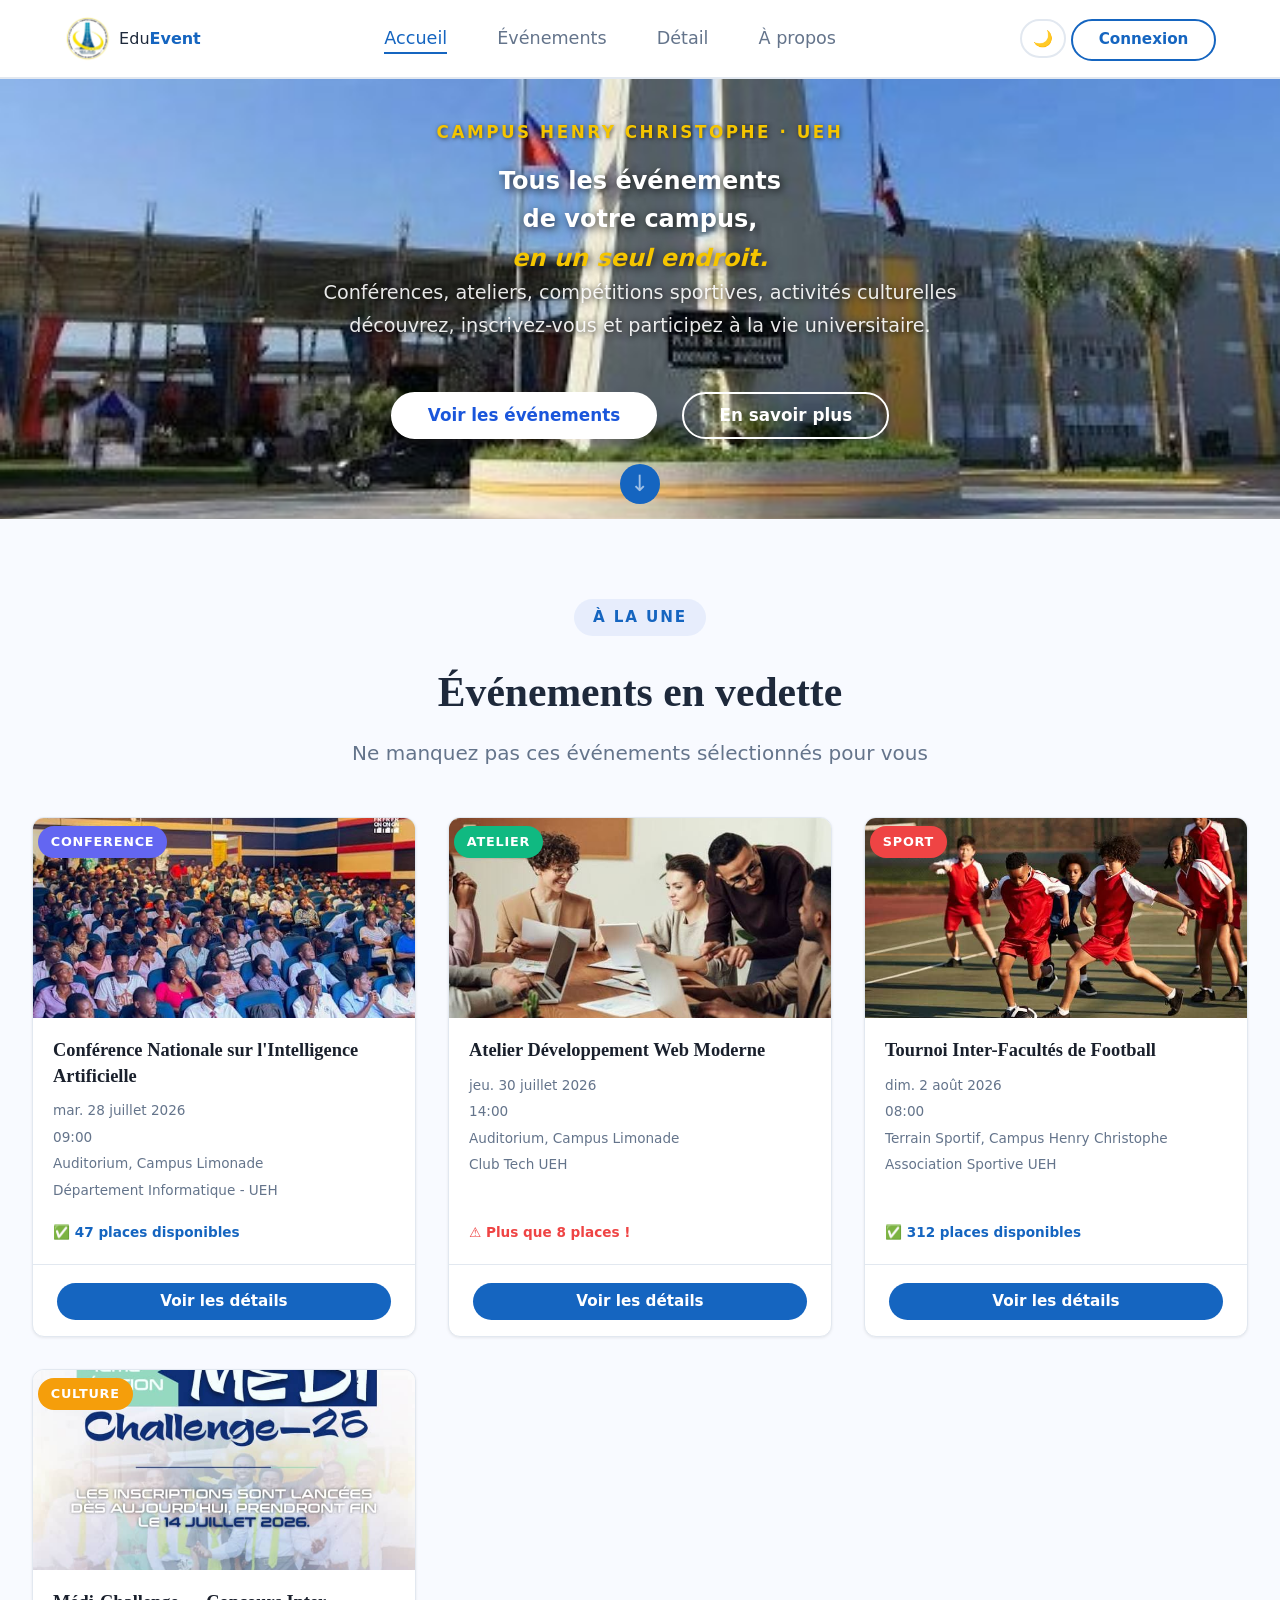
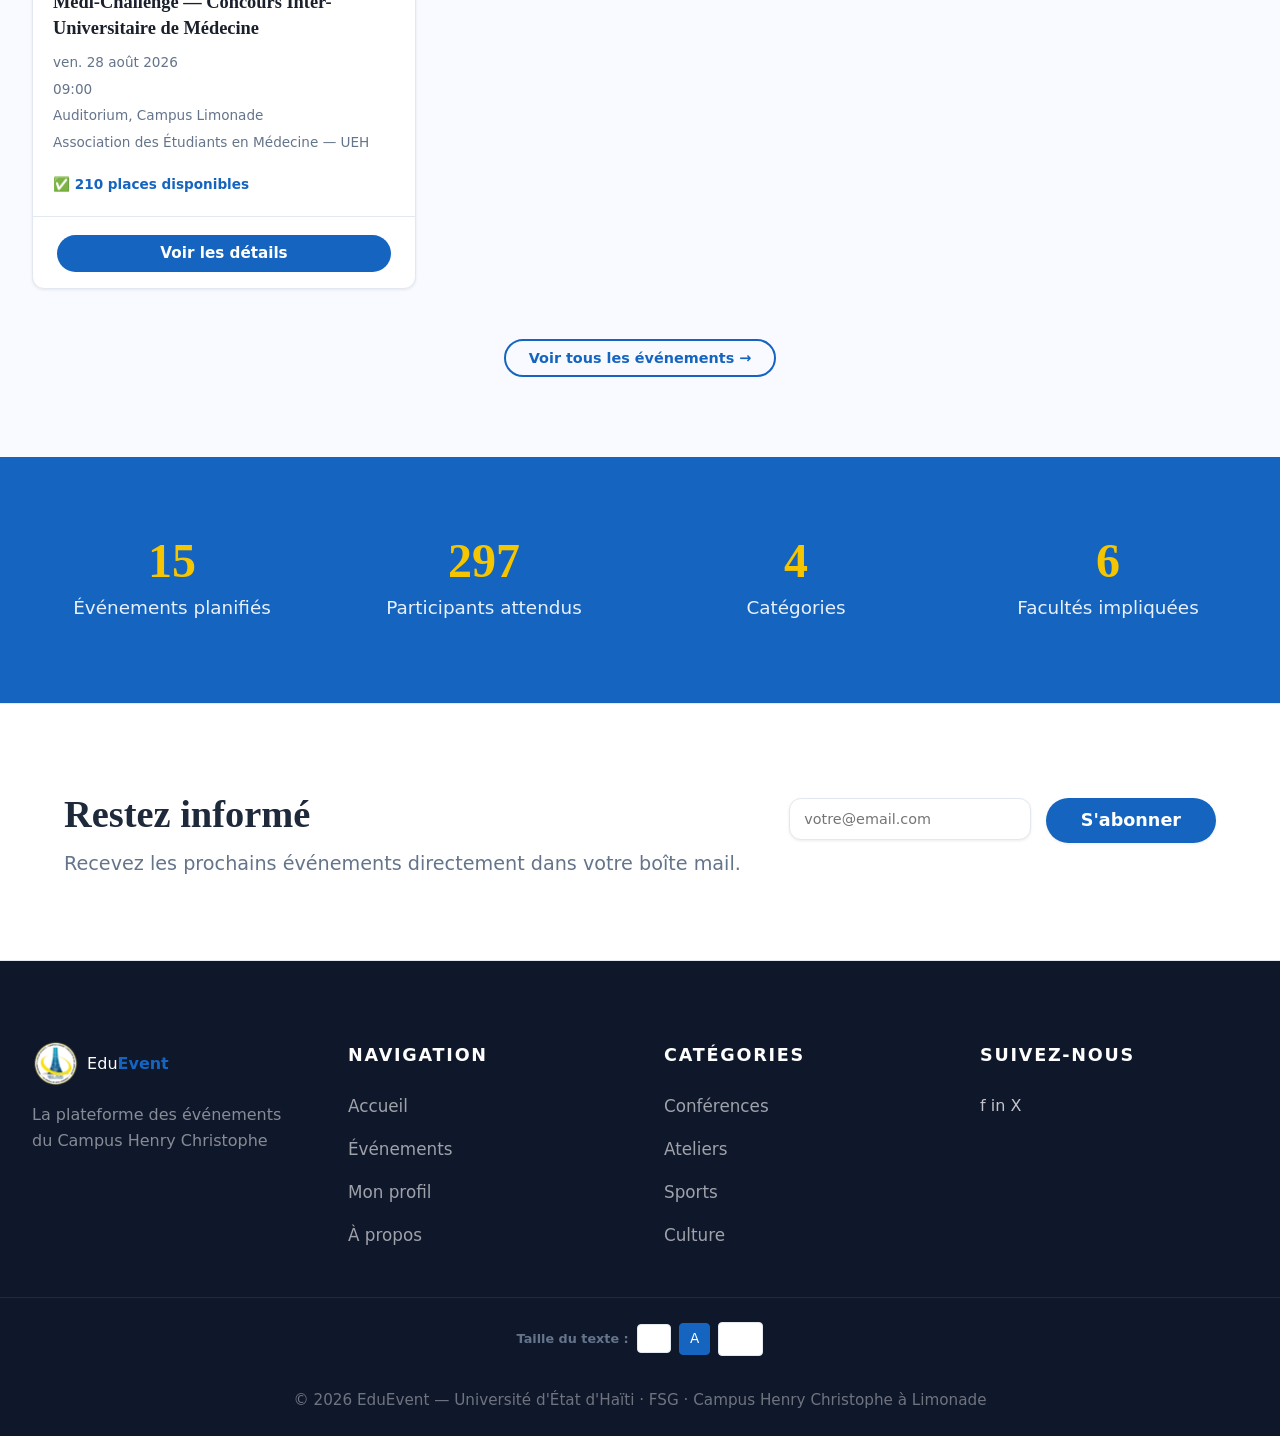
<file: index.html>
<!DOCTYPE html>
<html lang="fr">
<head>
  <meta charset="UTF-8" />
  <meta name="viewport" content="width=device-width, initial-scale=1.0" />
  <meta name="description" content="EduEvent — La plateforme des événements du Campus Henry Christophe, UEH" />
  <meta name="author" content="Équipe EduEvent" />
  <title>EduEvent — Événements du Campus</title>
  <link rel="stylesheet" href="css/style.css?v=landed" />
  <link rel="stylesheet" href="css/animations.css?v=landed" />
  <link rel="stylesheet" href="css/responsive.css?v=landed" /> 

  
</head>
<body>
 
    <!-- ===== HEADER ===== -->
  <header class="header" id="header">
    <div class="container header__inner">
      
      <!-- Logo -->
      <a href="index.html" class="header__logo">
        <img src="images/logo-chcl.png" alt="UEH-CHCL" class="logo__img">
        <span class="logo__text">Edu<strong>Event</strong></span>
      </a>

      <nav class="nav" id="nav">
        <ul class="nav__list">
          <li><a href="index.html" class="nav__link active">Accueil</a></li>
          <li><a href="evenements.html" class="nav__link">Événements</a></li>
          <li><a href="detail.html" class="nav__link">Détail</a></li>
          <li><a href="a-propos.html" class="nav__link">À propos</a></li>
        </ul>
      </nav>

      <!-- Connexion & Menu Burger -->
      <div class="header__actions">
        <button class="btn-darkmode" id="btn-darkmode" aria-label="Mode sombre" title="Mode sombre">🌙</button>
        <a href="profil.html" class="btn btn--outline">Connexion</a>
        
        <button class="hamburger" id="hamburger" aria-label="Menu">
          <span></span><span></span><span></span>
        </button>
      </div>

    </div>
  </header>
 
  <main>
 
   <!-- ===== HERO ===== -->
<section class="hero" id="accueil">
  <div class="hero__bg">
    <img src="images/hero-bg.jpg" class="hero-slide active" alt="Campus Event 1">
    <img src="images/foto3.png" class="hero-slide" alt="Campus Event 3">
    <img src="images/foto4.png" class="hero-slide" alt="Campus Event 4">
    <img src="images/foto5.png" class="hero-slide" alt="Campus Event 5">
  </div>
  
  <div class="container hero__content">
    <span class="hero__eyebrow animate-fadein">Campus Henry Christophe · UEH</span>
    <h1 class="hero__title animate-fadein delay-1">
      Tous les événements<br />de votre campus,<br />
      <span class="hero__accent">en un seul endroit.</span>
    </h1>
    <p class="hero__subtitle animate-fadein delay-2">
      Conférences, ateliers, compétitions sportives, activités culturelles <br />
      découvrez, inscrivez-vous et participez à la vie universitaire.
    </p>
    <div class="hero__cta animate-fadein delay-3">
      <a href="evenements.html" class="btn btn--primary btn--lg">Voir les événements</a>
      <a href="a-propos.html" class="btn btn--ghost btn--lg">En savoir plus</a>
    </div>
  </div>
  <div class="hero__scroll">
  <a href="#vedette" style="color:inherit;text-decoration:none;">↓</a>
</div>
</section>

 
    <!-- ===== ÉVÉNEMENTS EN VEDETTE ===== -->
    <section class="section vedette" id="vedette">
      <div class="container">
        <div class="section__header">
          <span class="section__eyebrow">À la une</span>
          <h2 class="section__title">Événements en vedette</h2>
          <p class="section__subtitle">Ne manquez pas ces événements sélectionnés pour vous</p>
        </div>
        <div class="cards-grid" id="vedette-grid">
          <!-- Cartes injectées par main.js -->
          <div class="card skeleton"></div>
          <div class="card skeleton"></div>
          <div class="card skeleton"></div>
          <div class="card skeleton"></div>
        </div>
        <div class="section__footer">
          <a href="evenements.html" class="btn btn--outline">Voir tous les événements →</a>
        </div>
      </div>
    </section>
 
    <!-- ===== STATISTIQUES ===== -->
    <section class="section stats" id="stats">
      <div class="container">
        <div class="stats__grid">
          <div class="stat-card animate-count">
            <span class="stat-card__number" data-target="15">0</span>
            <span class="stat-card__label">Événements planifiés</span>
          </div>
          <div class="stat-card animate-count">
            <span class="stat-card__number" data-target="1200">0</span>
            <span class="stat-card__label">Participants attendus</span>
          </div>
          <div class="stat-card animate-count">
            <span class="stat-card__number" data-target="4">0</span>
            <span class="stat-card__label">Catégories</span>
          </div>
          <div class="stat-card animate-count">
            <span class="stat-card__number" data-target="6">0</span>
            <span class="stat-card__label">Facultés impliquées</span>
          </div>
        </div>
      </div>
    </section>
 
    <!-- ===== NEWSLETTER ===== -->
    <section class="section newsletter" id="newsletter">
      <div class="container">
        <div class="newsletter__inner">
          <div class="newsletter__text">
            <h2 class="newsletter__title">Restez informé</h2>
            <p class="newsletter__subtitle">
              Recevez les prochains événements directement dans votre boîte mail.
            </p>
          </div>
          <form class="newsletter__form" id="newsletter-form" novalidate>
            <div class="form-group">
              <input
                type="email"
                id="newsletter-email"
                class="form-input"
                placeholder="votre@email.com"
                required
                aria-label="Adresse email"
              />
              <button type="submit" class="btn btn--primary">S'abonner</button>
            </div>
            <p class="form-message" id="newsletter-msg" aria-live="polite"></p>
          </form>
        </div>
      </div>
    </section>
 
  </main>
 
  <!-- ===== FOOTER ===== -->
  <footer class="footer">
    <div class="container footer__inner">
      <div class="footer__brand">
        <a href="index.html" class="header__logo">
        <img src="images/logo-chcl.png" alt="UEH-CHCL" class="logo__img">
        <span class="logo__text">Edu<strong>Event</strong></span>
      </a>
        <p class="footer__tagline">La plateforme des événements du Campus Henry Christophe</p>
      </div>
      <div class="footer__links">
        <h4 class="footer__heading">Navigation</h4>
        <ul>
          <li><a href="index.html">Accueil</a></li>
          <li><a href="evenements.html">Événements</a></li>
          <li><a href="profil.html">Mon profil</a></li>
          <li><a href="a-propos.html">À propos</a></li>
        </ul>
      </div>
      <div class="footer__links">
        <h4 class="footer__heading">Catégories</h4>
        <ul>
          <li><a href="evenements.html?cat=conference">Conférences</a></li>
          <li><a href="evenements.html?cat=atelier">Ateliers</a></li>
          <li><a href="evenements.html?cat=sport">Sports</a></li>
          <li><a href="evenements.html?cat=culture">Culture</a></li>
        </ul>
      </div>
      <div class="footer__social">
        <h4 class="footer__heading">Suivez-nous</h4>
        <div class="social__icons">
          <a href="#" class="social__link" aria-label="Facebook">f</a>
          <a href="#" class="social__link" aria-label="Instagram">in</a>
          <a href="#" class="social__link" aria-label="Twitter">X</a>
        </div>
      </div>
    </div>
    <!-- ===== SELEKTÈ GWOSÈ TÈKS (SIZE IN FOOTER) ===== -->
<div class="footer-accessibility" style="margin-top: 1rem; display: flex; gap: 8px; justify-content: center; align-items: center; padding: 0.5rem 0;">
  <span style="font-size: 0.8rem; font-weight: 600; color: var(--color-text-muted);">Taille du texte :</span>
  <button type="button" class="btn-size" data-size="small" style="padding: 4px 10px; border: 1px solid var(--color-border); border-radius: 4px; font-size: 0.75rem; cursor: pointer; background: #fff; transition: all var(--transition);">A-</button>
  <button type="button" class="btn-size active" data-size="medium" style="padding: 4px 10px; border: 1px solid var(--color-primary); border-radius: 4px; font-size: 0.85rem; cursor: pointer; background: var(--color-primary); color: #fff; transition: all var(--transition);">A</button>
  <button type="button" class="btn-size" data-size="large" style="padding: 4px 10px; border: 1px solid var(--color-border); border-radius: 4px; font-size: 0.95rem; cursor: pointer; background: #fff; transition: all var(--transition);">A+</button>
</div>

    <div class="footer__bottom">
      <div class="container">
        <p>© 2026 EduEvent — Université d'État d'Haïti · FSG · Campus Henry Christophe à Limonade</p>
      </div>
      <!-- ===== BOUTON RETOUR EN HAUT (SCROLL TO TOP) ===== -->
<button type="button" id="scroll-top-btn" class="btn-scroll-top" title="Retour en haut">
  ↑
</button>

    </div>
  </footer>


 
  <script src="js/main.js"></script>
</body>
</html>
</file>
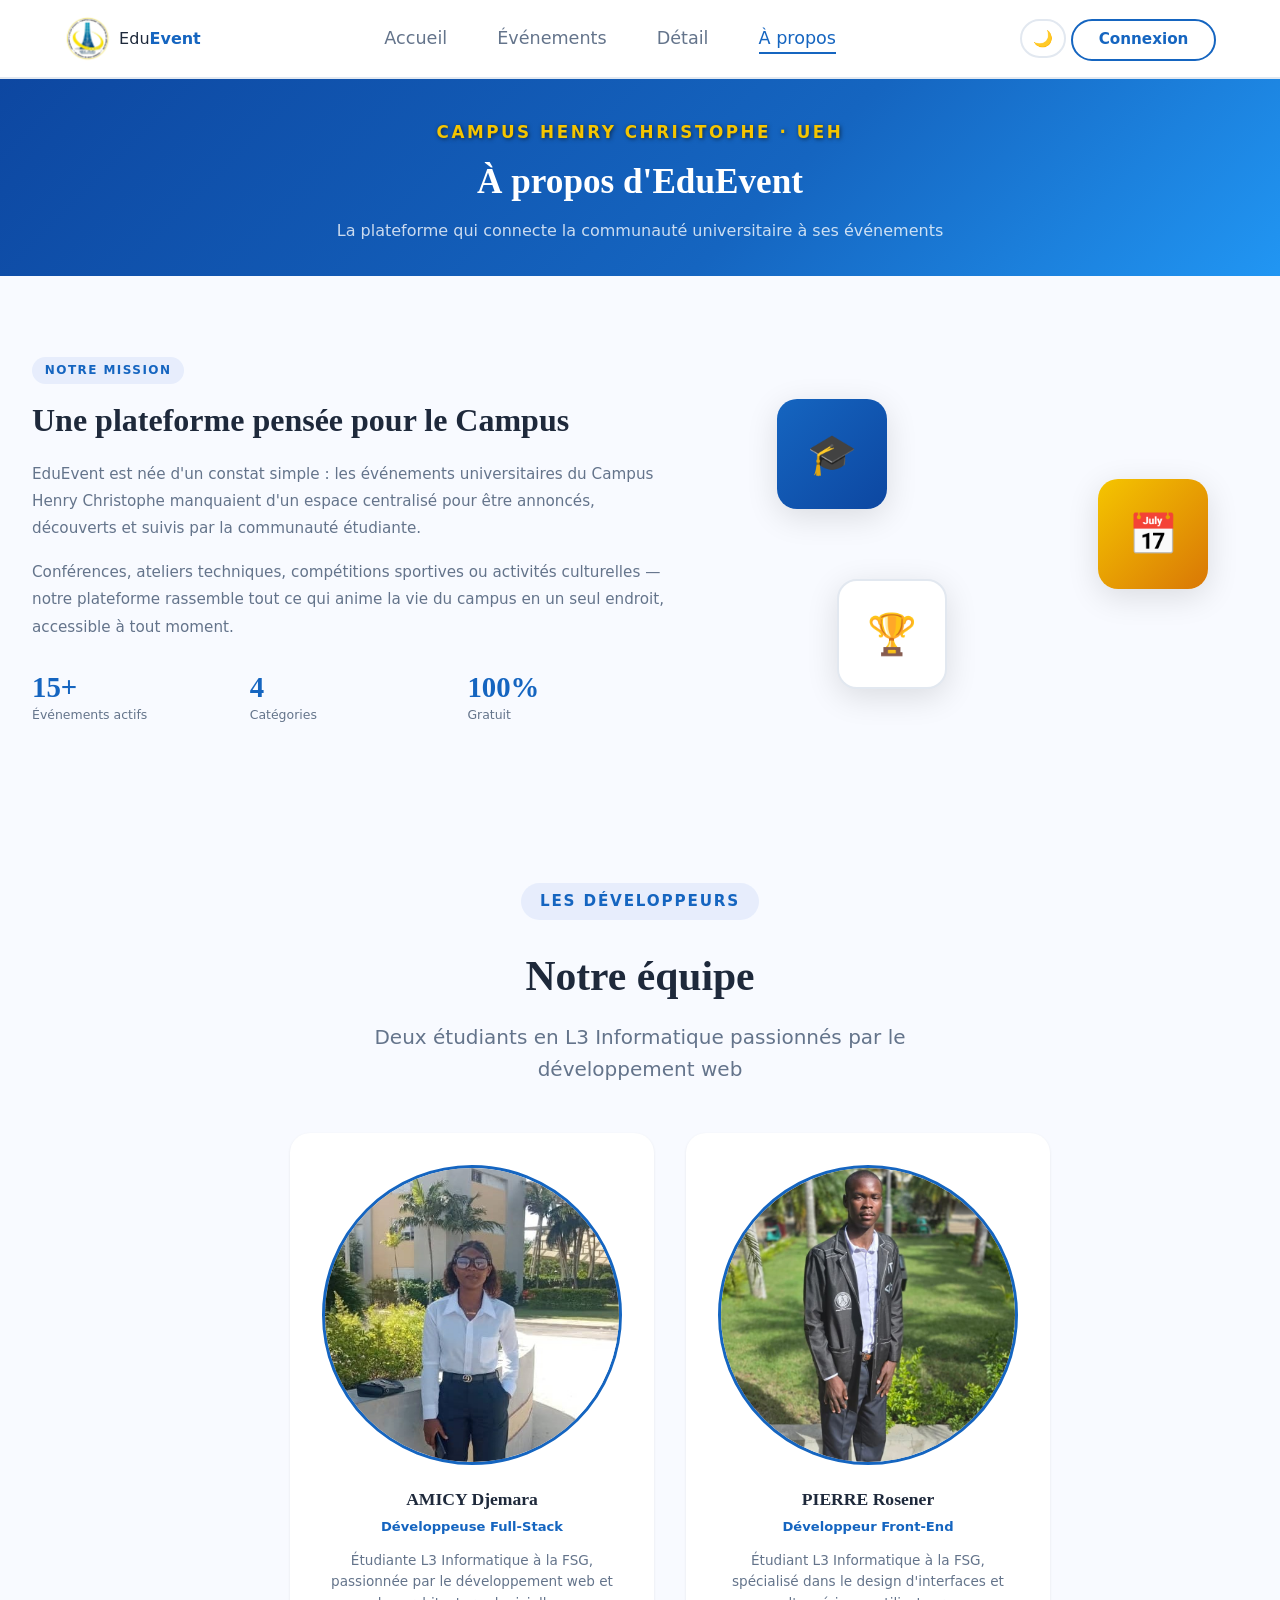
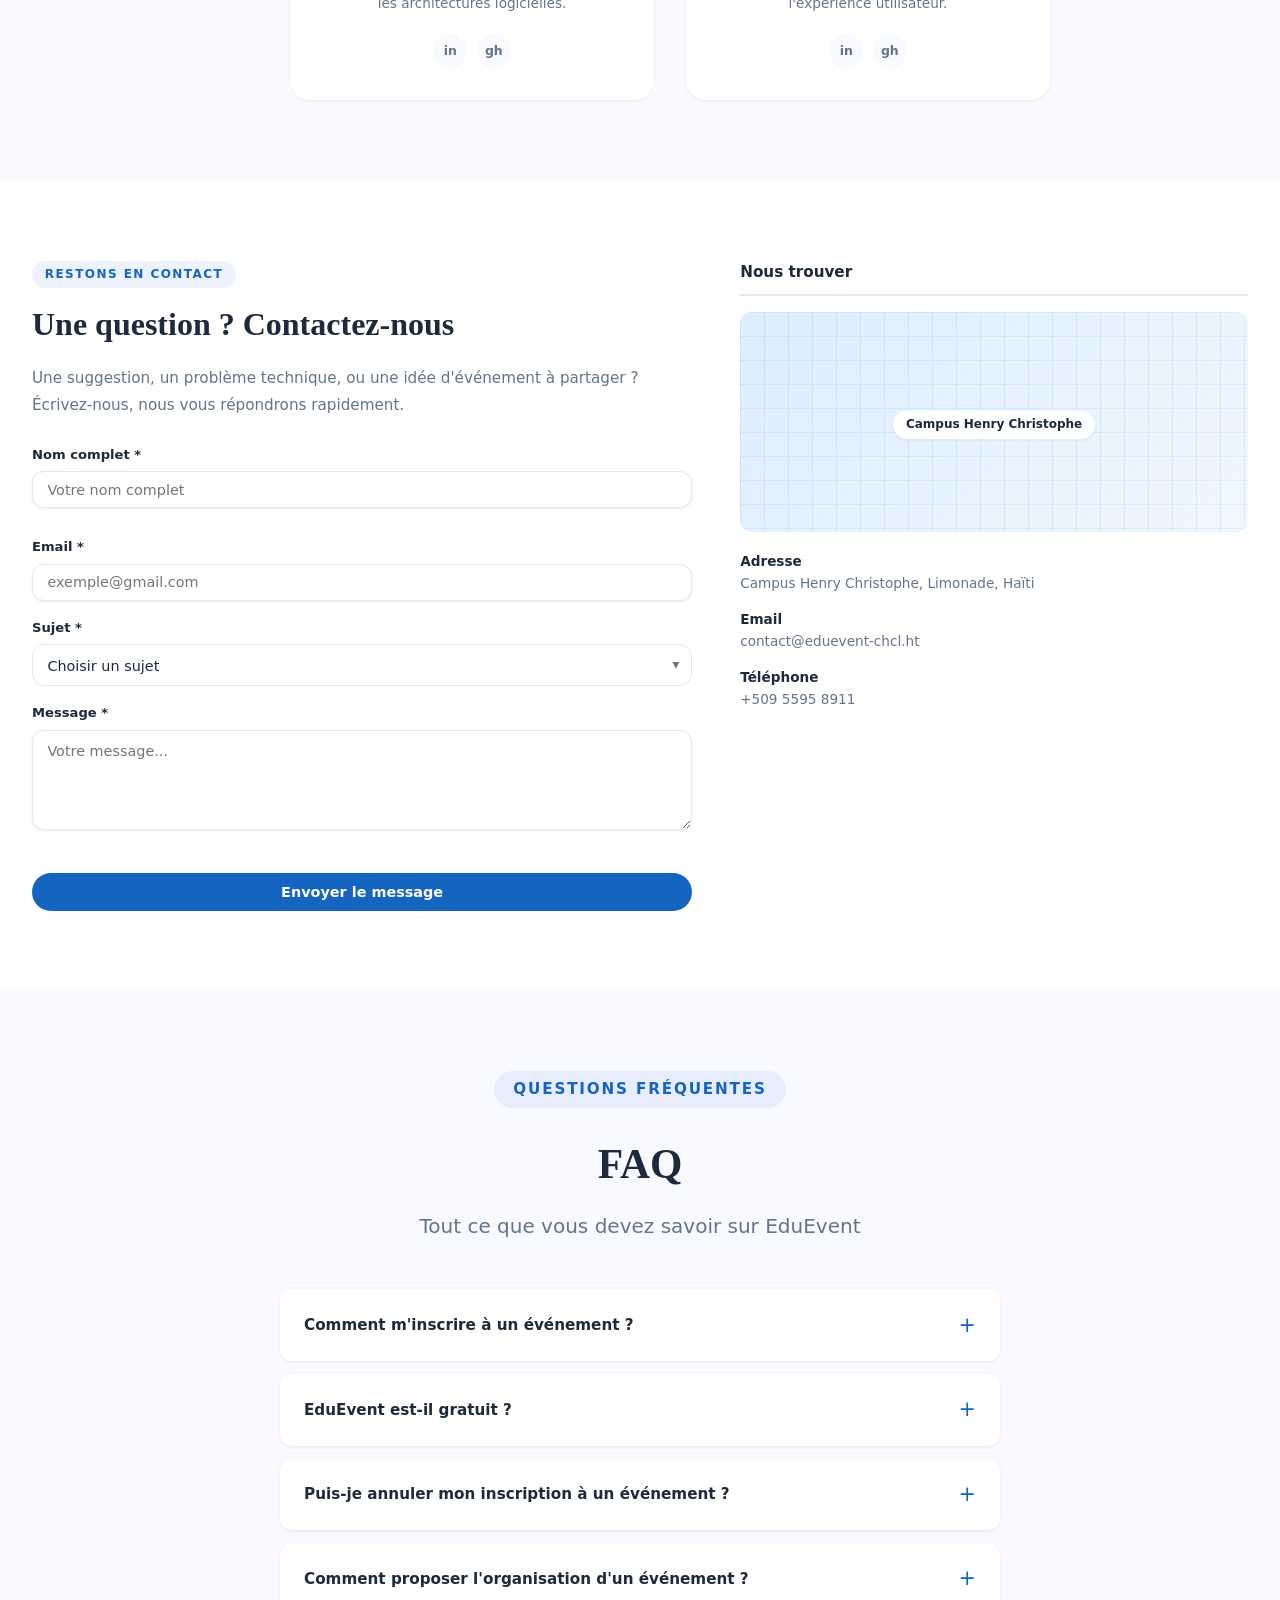
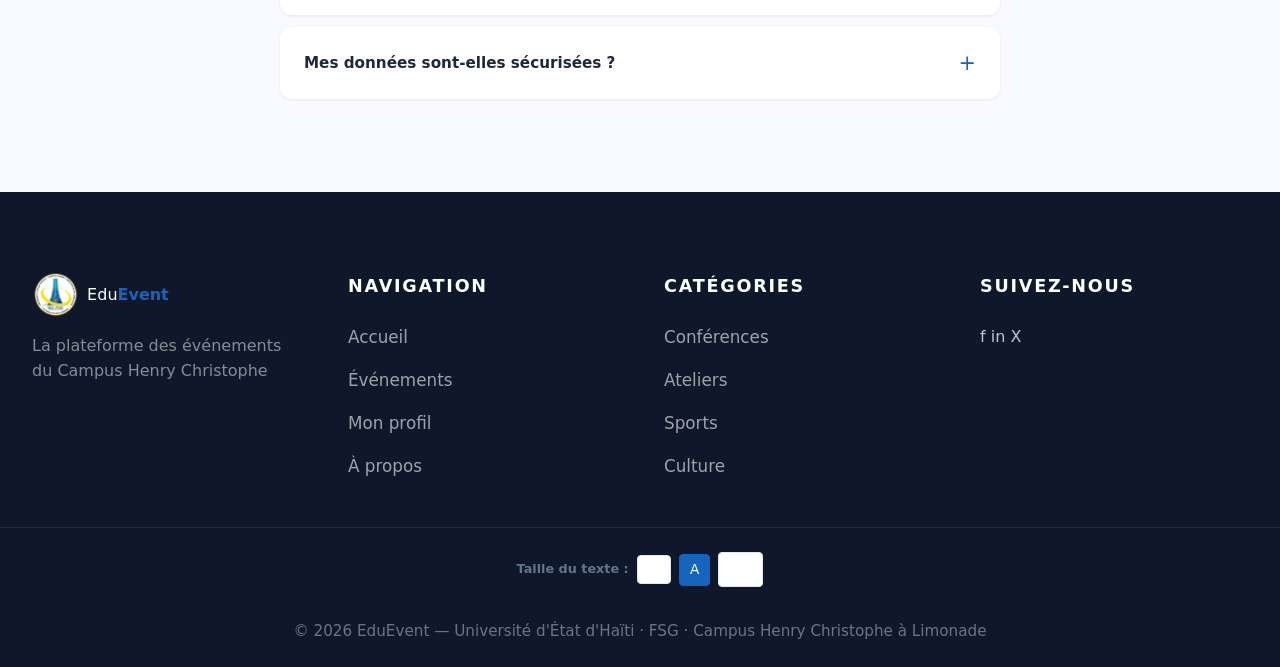
<file: a-propos.html>
<!DOCTYPE html>
<html lang="fr">
<head>
  <meta charset="UTF-8" />
  <meta name="viewport" content="width=device-width, initial-scale=1.0" />
  <meta name="description" content="À propos de EduEvent — Campus Henry Christophe, UEH" />
  <title>À propos — EduEvent</title>
  <link rel="stylesheet" href="css/style.css" />
  <link rel="stylesheet" href="css/animations.css" />
  <link rel="stylesheet" href="css/responsive.css" />
</head>
<body>

  <!-- ===== HEADER ===== -->
  <header class="header" id="header">
    <div class="container header__inner">
      
      <!-- Logo -->
      <a href="index.html" class="header__logo">
        <img src="images/logo-chcl.png" alt="UEH-CHCL" class="logo__img">
        <span class="logo__text">Edu<strong>Event</strong></span>
      </a>

      <nav class="nav" id="nav">
        <ul class="nav__list">
          <li><a href="index.html" class="nav__link active">Accueil</a></li>
          <li><a href="evenements.html" class="nav__link">Événements</a></li>
          <li><a href="detail.html" class="nav__link">Détail</a></li>
          <li><a href="a-propos.html" class="nav__link">À propos</a></li>
        </ul>
      </nav>

      <!-- Connexion & Menu Burger -->
      <div class="header__actions">
        <button class="btn-darkmode" id="btn-darkmode" aria-label="Mode sombre" title="Mode sombre">🌙</button>
        <a href="profil.html" class="btn btn--outline">Connexion</a>
        
        <button class="hamburger" id="hamburger" aria-label="Menu">
          <span></span><span></span><span></span>
        </button>
      </div>

    </div>
  </header>
  <main>

    <!-- ===== HERO MINI ===== -->
    <section class="page-hero">
      <div class="container">
        <span class="hero__eyebrow">Campus Henry Christophe · UEH</span>
        <h1 class="page-hero__title">À propos d'EduEvent</h1>
        <p class="page-hero__subtitle">La plateforme qui connecte la communauté universitaire à ses événements</p>
      </div>
    </section>

    <!-- ===== PRÉSENTATION PLATEFORME ===== -->
    <section class="section presentation">
      <div class="container presentation__grid">
        <div class="presentation__text">
          <span class="section__eyebrow">Notre mission</span>
          <h2 class="presentation__title">Une plateforme pensée pour le Campus</h2>
          <p class="presentation__paragraph">
            EduEvent est née d'un constat simple : les événements universitaires du Campus
            Henry Christophe manquaient d'un espace centralisé pour être annoncés, découverts
            et suivis par la communauté étudiante.
          </p>
          <p class="presentation__paragraph">
            Conférences, ateliers techniques, compétitions sportives ou activités culturelles —
            notre plateforme rassemble tout ce qui anime la vie du campus en un seul endroit,
            accessible à tout moment.
          </p>
          <div class="presentation__stats">
            <div class="mini-stat">
              <span class="mini-stat__number">15+</span>
              <span class="mini-stat__label">Événements actifs</span>
            </div>
            <div class="mini-stat">
              <span class="mini-stat__number">4</span>
              <span class="mini-stat__label">Catégories</span>
            </div>
            <div class="mini-stat">
              <span class="mini-stat__number">100%</span>
              <span class="mini-stat__label">Gratuit</span>
            </div>
          </div>
        </div>
        <div class="presentation__visual">
          <div class="visual-card visual-card--1">🎓</div>
          <div class="visual-card visual-card--2">📅</div>
          <div class="visual-card visual-card--3">🏆</div>
        </div>
      </div>
    </section>

    <!-- ===== ÉQUIPE DE DÉVELOPPEMENT ===== -->
    <section class="section equipe">
      <div class="container">
        <div class="section__header">
          <span class="section__eyebrow">Les développeurs</span>
          <h2 class="section__title">Notre équipe</h2>
          <p class="section__subtitle">Deux étudiants en L3 Informatique passionnés par le développement web</p>
        </div>
        <div class="equipe__grid">

          <div class="membre-card">
          <div class="membre-card__photo" style="width: 300px !important; height: 300px !important; border-radius: 50% !important; overflow: hidden !important; border: 3px solid var(--color-primary); background: var(--color-bg); display: flex; align-items: center; justify-content: center; margin: 0 auto 1.2rem;">
  <img src="images/amicy.jpg" alt="amicy" style="width: 100% !important; height: 100% !important; object-fit: cover !important; object-position: center top !important;" />
</div>



            <h3 class="membre-card__nom">AMICY Djemara</h3>
            <p class="membre-card__role">Développeuse Full-Stack</p>
            <p class="membre-card__desc">
              Étudiante L3 Informatique à la FSG, passionnée par le développement web et
              les architectures logicielles.
            </p>
            <div class="membre-card__socials">
              <a href="#" aria-label="LinkedIn">in</a>
              <a href="#" aria-label="GitHub">gh</a>
            </div>
          </div>

          <div class="membre-card">
           <div class="membre-card__photo" style="width: 300px !important; height: 300px !important; border-radius: 50% !important; overflow: hidden !important; border: 3px solid var(--color-primary); background: var(--color-bg); display: flex; align-items: center; justify-content: center; margin: 0 auto 1.2rem;">
  <img src="images/pierre.jpg" alt="pierre" style="width: 100% !important; height: 100% !important; object-fit: cover !important; object-position: center top !important;" />
</div>


            <h3 class="membre-card__nom">PIERRE Rosener</h3>
            <p class="membre-card__role">Développeur Front-End</p>
            <p class="membre-card__desc">
              Étudiant L3 Informatique à la FSG, spécialisé dans le design
              d'interfaces et l'expérience utilisateur.
            </p>
            <div class="membre-card__socials">
              <a href="#" aria-label="LinkedIn">in</a>
              <a href="#" aria-label="GitHub">gh</a>
            </div>
          </div>

        </div>
      </div>
    </section>

    <!-- ===== CONTACT ===== -->
    <section class="section contact">
      <div class="container contact__grid">

        <!-- Formulaire de contact -->
        <div class="contact-form-wrap">
          <span class="section__eyebrow">Restons en contact</span>
          <h2 class="presentation__title">Une question ? Contactez-nous</h2>
          <p class="presentation__paragraph" style="margin-bottom:1.5rem">
            Une suggestion, un problème technique, ou une idée d'événement à partager ?
            Écrivez-nous, nous vous répondrons rapidement.
          </p>

          <form class="contact-form" id="contact-form" novalidate>
            <div class="form-row">
              <div class="form-field">
                <label for="contact-nom">Nom complet *</label>
                <input type="text" id="contact-nom" class="form-input" placeholder="Votre nom complet" required />
              </div>
              <div class="form-field">
                <label for="contact-email">Email *</label>
                <input type="email" id="contact-email" class="form-input" placeholder="exemple@gmail.com" required />
              </div>
            </div>
            <div class="form-field">
              <label for="contact-sujet">Sujet *</label>
              <div class="select-wrap" style="width:100%">
                <select id="contact-sujet" class="filtre-select" style="width:100%;min-width:unset" required>
                  <option value="">Choisir un sujet</option>
                  <option value="question">Question générale</option>
                  <option value="probleme">Problème technique</option>
                  <option value="suggestion">Suggestion d'amélioration</option>
                  <option value="evenement">Proposer un événement</option>
                  <option value="autre">Autre</option>
                </select>
                <span class="select-arrow">▾</span>
              </div>
            </div>
            <div class="form-field">
              <label for="contact-message">Message *</label>
              <textarea id="contact-message" class="form-input form-textarea" placeholder="Votre message..." required></textarea>
            </div>
            <p class="form-message" id="contact-feedback" aria-live="polite"></p>
            <button type="submit" class="btn btn--primary">Envoyer le message</button>
          </form>
        </div>

        <!-- Carte interactive -->
        <div class="contact-map-wrap">
          <h3 class="aside-card__title">Nous trouver</h3>
          <div class="map-simule">
            <div class="map-simule__grid"></div>
            <div class="map-pin">
              <span class="map-pin__icon"></span>
              <span class="map-pin__label">Campus Henry Christophe</span>
            </div>
          </div>
          <div class="map-info">
            <p><strong> Adresse</strong><br />Campus Henry Christophe, Limonade, Haïti</p>
            <p><strong> Email</strong><br />contact@eduevent-chcl.ht</p>
            <p><strong> Téléphone</strong><br />+509 5595 8911</p>
          </div>
        </div>

      </div>
    </section>

    <!-- ===== FAQ ===== -->
    <section class="section faq">
      <div class="container">
        <div class="section__header">
          <span class="section__eyebrow">Questions fréquentes</span>
          <h2 class="section__title">FAQ</h2>
          <p class="section__subtitle">Tout ce que vous devez savoir sur EduEvent</p>
        </div>

        <div class="accordion" id="accordion">

          <div class="accordion-item">
            <button class="accordion-header">
              <span>Comment m'inscrire à un événement ?</span>
              <span class="accordion-icon">+</span>
            </button>
            <div class="accordion-content">
              <p>Rendez-vous sur la page Événements, choisissez celui qui vous intéresse,
              cliquez sur "Voir les détails", puis remplissez le formulaire d'inscription
              présent sur la page de détail.</p>
            </div>
          </div>

          <div class="accordion-item">
            <button class="accordion-header">
              <span>EduEvent est-il gratuit ?</span>
              <span class="accordion-icon">+</span>
            </button>
            <div class="accordion-content">
              <p>Oui, EduEvent est entièrement gratuit pour tous les membres de la communauté
              universitaire du Campus Henry Christophe.</p>
            </div>
          </div>

          <div class="accordion-item">
            <button class="accordion-header">
              <span>Puis-je annuler mon inscription à un événement ?</span>
              <span class="accordion-icon">+</span>
            </button>
            <div class="accordion-content">
              <p>Oui, connectez-vous à votre espace étudiant, allez dans "Mes événements
              inscrits" et cliquez sur "Annuler" à côté de l'événement concerné.</p>
            </div>
          </div>

          <div class="accordion-item">
            <button class="accordion-header">
              <span>Comment proposer l'organisation d'un événement ?</span>
              <span class="accordion-icon">+</span>
            </button>
            <div class="accordion-content">
              <p>Utilisez le formulaire de contact ci-dessus en sélectionnant le sujet
              "Proposer un événement", et notre équipe étudiera votre demande.</p>
            </div>
          </div>

          <div class="accordion-item">
            <button class="accordion-header">
              <span>Mes données sont-elles sécurisées ?</span>
              <span class="accordion-icon">+</span>
            </button>
            <div class="accordion-content">
              <p>Vos données sont stockées localement dans votre navigateur et ne sont
              partagées avec aucun tiers. EduEvent respecte votre vie privée.</p>
            </div>
          </div>

        </div>
      </div>
    </section>

  </main>

  <!-- ===== FOOTER ===== -->
  <footer class="footer">
    <div class="container footer__inner">
      <div class="footer__brand">
        <a href="index.html" class="header__logo">
        <img src="images/logo-chcl.png" alt="UEH-CHCL" class="logo__img">
        <span class="logo__text">Edu<strong>Event</strong></span>
      </a>
        <p class="footer__tagline">La plateforme des événements du Campus Henry Christophe</p>
      </div>
      <div class="footer__links">
        <h4 class="footer__heading">Navigation</h4>
        <ul>
          <li><a href="index.html">Accueil</a></li>
          <li><a href="evenements.html">Événements</a></li>
          <li><a href="profil.html">Mon profil</a></li>
          <li><a href="a-propos.html">À propos</a></li>
        </ul>
      </div>
      <div class="footer__links">
        <h4 class="footer__heading">Catégories</h4>
        <ul>
          <li><a href="evenements.html?cat=conference">Conférences</a></li>
          <li><a href="evenements.html?cat=atelier">Ateliers</a></li>
          <li><a href="evenements.html?cat=sport">Sports</a></li>
          <li><a href="evenements.html?cat=culture">Culture</a></li>
        </ul>
      </div>
      <div class="footer__social">
        <h4 class="footer__heading">Suivez-nous</h4>
        <div class="social__icons">
          <a href="#" class="social__link" aria-label="Facebook">f</a>
          <a href="#" class="social__link" aria-label="Instagram">in</a>
          <a href="#" class="social__link" aria-label="Twitter">X</a>
        </div>
      </div>
    </div>
    <div class="footer-accessibility" style="margin-top: 1rem; display: flex; gap: 8px; justify-content: center; align-items: center; padding: 0.5rem 0;">
  <span style="font-size: 0.8rem; font-weight: 600; color: var(--color-text-muted);">Taille du texte :</span>
  <button type="button" class="btn-size" data-size="small" style="padding: 4px 10px; border: 1px solid var(--color-border); border-radius: 4px; font-size: 0.75rem; cursor: pointer; background: #fff; transition: all var(--transition);">A-</button>
  <button type="button" class="btn-size active" data-size="medium" style="padding: 4px 10px; border: 1px solid var(--color-primary); border-radius: 4px; font-size: 0.85rem; cursor: pointer; background: var(--color-primary); color: #fff; transition: all var(--transition);">A</button>
  <button type="button" class="btn-size" data-size="large" style="padding: 4px 10px; border: 1px solid var(--color-border); border-radius: 4px; font-size: 0.95rem; cursor: pointer; background: #fff; transition: all var(--transition);">A+</button>
</div>
    <div class="footer__bottom">
      <div class="container">
        <p>© 2026 EduEvent — Université d'État d'Haïti · FSG · Campus Henry Christophe à Limonade</p>
      </div>
      <!-- ===== BOUTON RETOUR EN HAUT (SCROLL TO TOP) ===== -->
<button type="button" id="scroll-top-btn" class="btn-scroll-top" title="Retour en haut">
  ↑
</button>

    </div>
  </footer>



  <script src="js/main.js"></script>
</body>
</html>
</file>
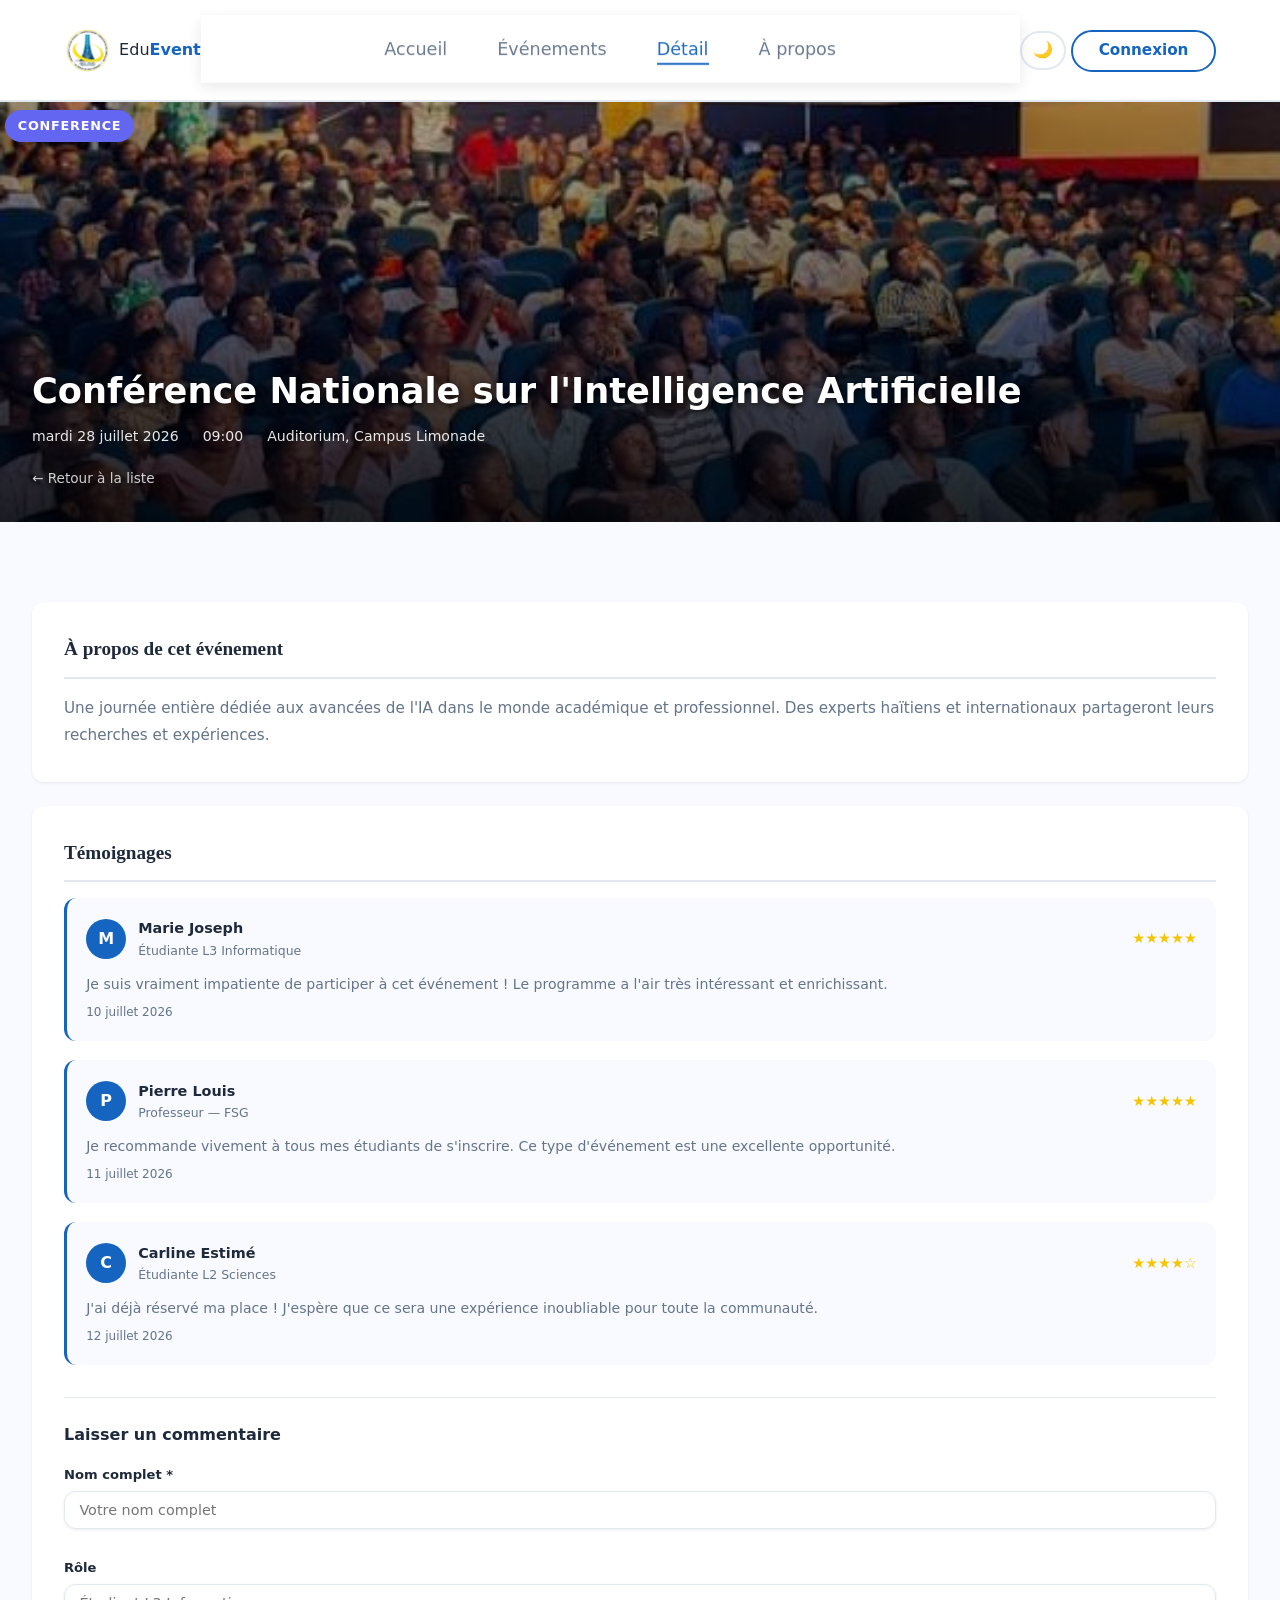
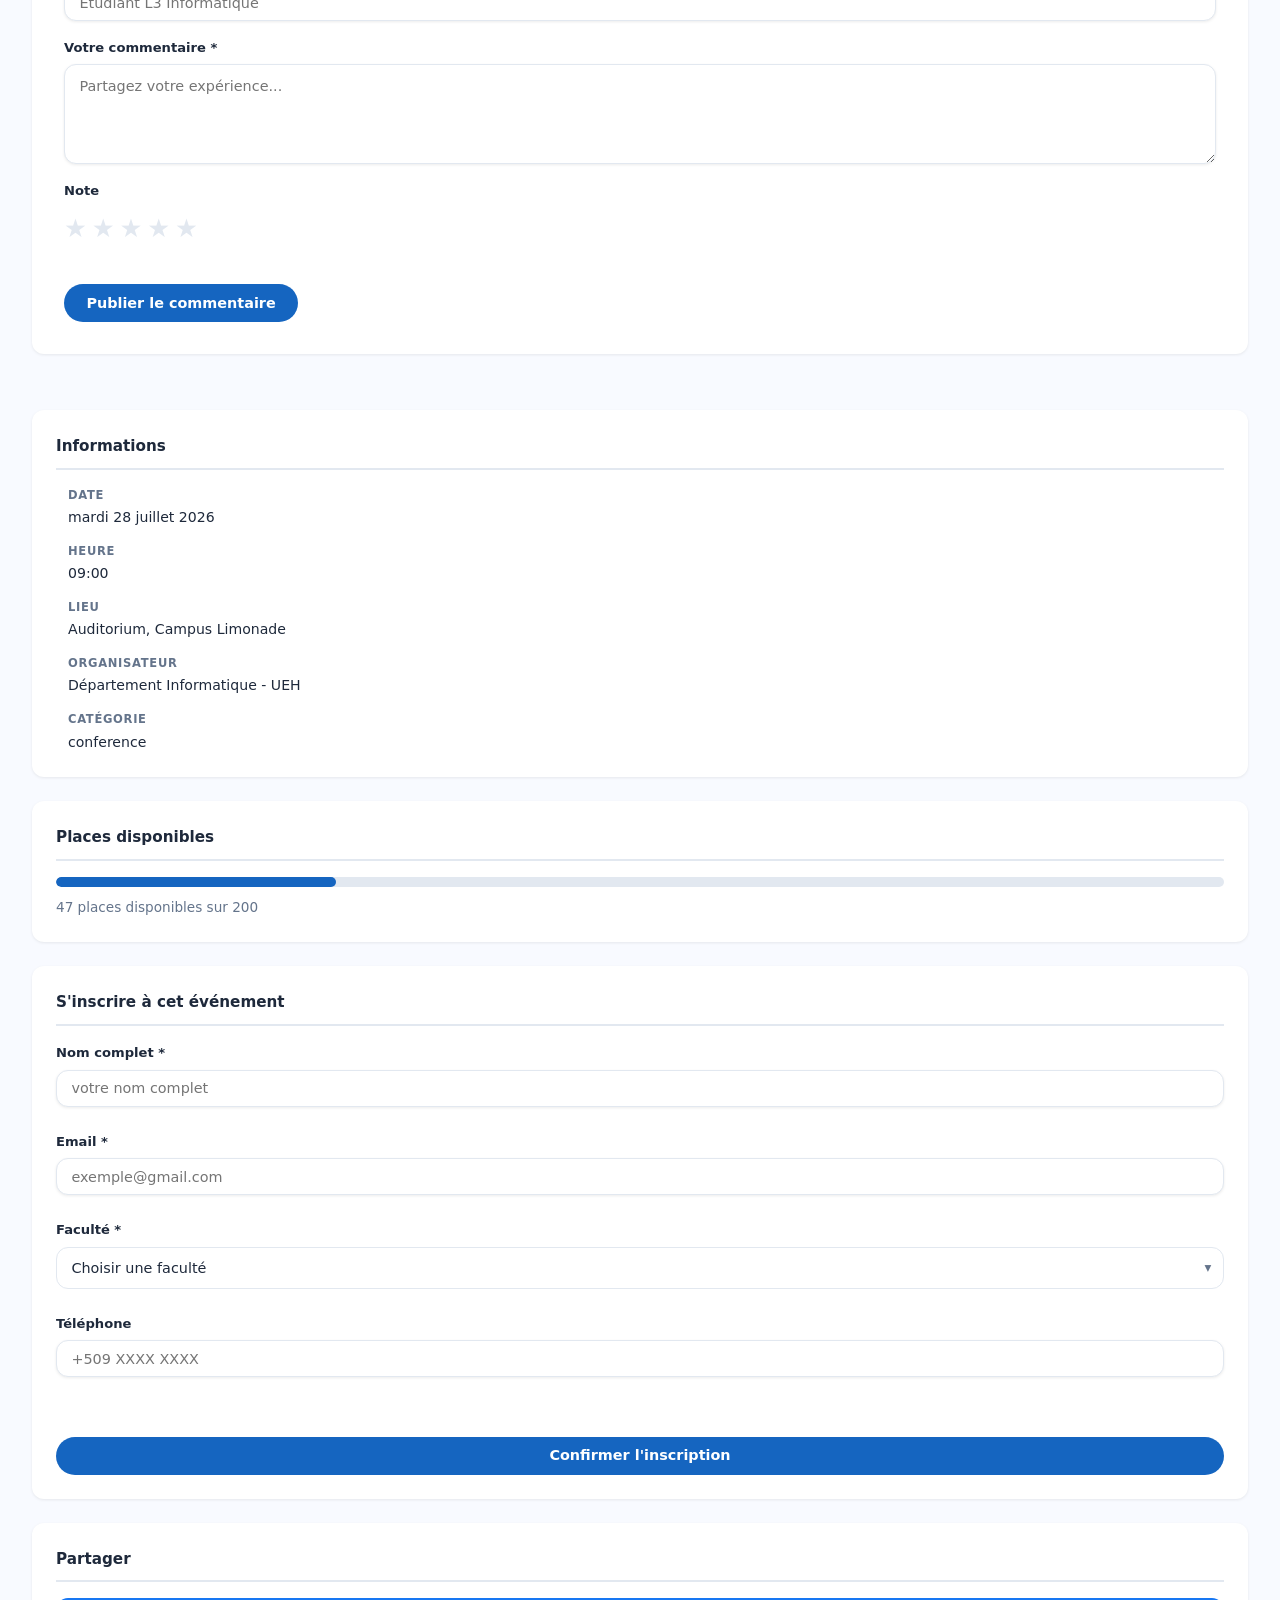
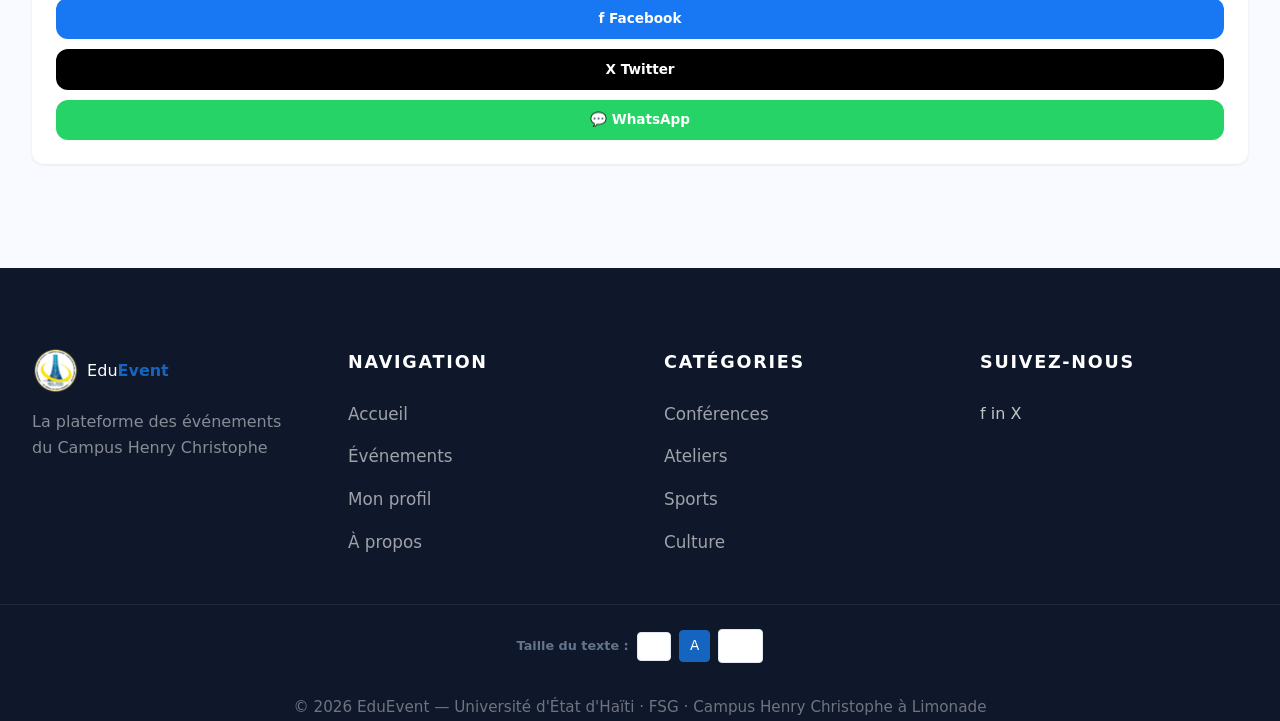
<file: detail.html>
<!DOCTYPE html>
<html lang="fr">
<head>
  <meta charset="UTF-8" />
  <meta name="viewport" content="width=device-width, initial-scale=1.0" />
  <meta name="description" content="Détail d'un événement — EduEvent" />
  <title>Détail événement — EduEvent</title>
  <link rel="stylesheet" href="css/style.css" />
  <link rel="stylesheet" href="css/animations.css" />
  <link rel="stylesheet" href="css/responsive.css" />
</head>
<body>

  <!-- ===== HEADER ===== -->
  <header class="header" id="header">
    <div class="container header__inner">
      
      <!-- Logo -->
      <a href="index.html" class="header__logo">
        <img src="images/logo-chcl.png" alt="UEH-CHCL" class="logo__img">
        <span class="logo__text">Edu<strong>Event</strong></span>
      </a>
      <nav class="nav" id="nav">
        <ul class="nav__list">
          <li><a href="index.html" class="nav__link active">Accueil</a></li>
          <li><a href="evenements.html" class="nav__link">Événements</a></li>
          <li><a href="detail.html" class="nav__link">Détail</a></li>
          <li><a href="a-propos.html" class="nav__link">À propos</a></li>
        </ul>
      </nav>

      <!-- Connexion & Menu Burger -->
      <div class="header__actions">
        <button class="btn-darkmode" id="btn-darkmode" aria-label="Mode sombre" title="Mode sombre">🌙</button>
        <a href="profil.html" class="btn btn--outline">Connexion</a>
        <button class="hamburger" id="hamburger" aria-label="Menu">
          <span></span><span></span><span></span>
        </button>
      </div>

    </div>
  </header>
  <main>

    <!-- ===== BANNIÈRE ===== -->
<section class="detail-banner" id="detail-banner" style="height:420px;position:relative;overflow:hidden;">
  <div class="detail-banner__img" id="banner-img" style="background-size:cover;background-position:center;width:100%;height:100%;position:absolute;inset:0;"></div>
  <div class="detail-banner__overlay">
    <div class="container">
      <a href="evenements.html" class="btn-retour">← Retour à la liste</a>
      <span id="banner-badge"></span>
      <h1 class="detail-banner__title" id="banner-titre"></h1>
      <div class="detail-banner__meta" id="banner-meta"></div>
    </div>
  </div>
</section>


    <!-- ===== CONTENU PRINCIPAL ===== -->
    <section class="section detail-section">
      <div class="container detail-grid">
        
        <div class="detail-main">

          <!-- Description -->
          <div class="detail-card">
            <h2 class="detail-card__title">À propos de cet événement</h2>
            <p class="detail-card__text" id="detail-description"></p>
          </div>

          <!-- Commentaires / Témoignages -->
          <div class="detail-card" id="section-commentaires">
            <h2 class="detail-card__title">Témoignages</h2>
            <div class="commentaires-liste" id="commentaires-liste"></div>
            <form class="commentaire-form" id="commentaire-form" novalidate>
              <h3 class="commentaire-form__title">Laisser un commentaire</h3>
              <div class="form-row">
                <div class="form-field">
                  <label for="com-nom">Nom complet *</label>
                  <input type="text" id="com-nom" class="form-input" placeholder="Votre nom complet" required />
                </div>
                <div class="form-field">
                  <label for="com-role">Rôle</label>
                  <input type="text" id="com-role" class="form-input" placeholder="Étudiant L3 Informatique" />
                </div>
              </div>
              <div class="form-field">
                <label for="com-texte">Votre commentaire *</label>
                <textarea id="com-texte" class="form-input form-textarea" placeholder="Partagez votre expérience..." required></textarea>
              </div>
              <div class="form-field">
                <label>Note</label>
                <div class="etoiles" id="etoiles">
                  <span class="etoile" data-val="1">★</span>
                  <span class="etoile" data-val="2">★</span>
                  <span class="etoile" data-val="3">★</span>
                  <span class="etoile" data-val="4">★</span>
                  <span class="etoile" data-val="5">★</span>
                </div>
                <input type="hidden" id="com-note" value="0" />
              </div>
              <p class="form-message" id="com-message" aria-live="polite"></p>
              <button type="submit" class="btn btn--primary">Publier le commentaire</button>
            </form>
          </div>

        </div>

        <!-- Colonne droite -->
        <aside class="detail-aside">

          <!-- Infos événement -->
          <div class="aside-card">
            <h3 class="aside-card__title">Informations</h3>
            <ul class="info-list" id="info-list"></ul>
          </div>

          <!-- Compteur de places -->
          <div class="aside-card places-card" id="places-card">
            <h3 class="aside-card__title">Places disponibles</h3>
            <div class="places-bar-wrap">
              <div class="places-bar">
                <div class="places-bar__fill" id="places-fill"></div>
              </div>
              <p class="places-texte" id="places-texte"></p>
            </div>
          </div>

          <!-- Formulaire inscription -->
          <div class="aside-card">
            <h3 class="aside-card__title">S'inscrire à cet événement</h3>
            <form class="inscription-form" id="inscription-form" novalidate>
              <div class="form-field">
                <label for="ins-nom">Nom complet *</label>
                <input type="text" id="ins-nom" class="form-input" placeholder="votre nom complet" required />
              </div>
              <div class="form-field">
                <label for="ins-email">Email *</label>
                <input type="email" id="ins-email" class="form-input" placeholder="exemple@gmail.com" required />
              </div>
              <div class="form-field">
                <label for="ins-faculte">Faculté *</label>
                <div class="select-wrap" style="width:100%">
                  <select id="ins-faculte" class="filtre-select" style="width:100%;min-width:unset" required>
                     <option value="">Choisir une faculté</option>
                      <option value="FSG">FSG — Faculte des Sciences et de Génie</option>
                      <option value="FSS">FSS — Faculte des Sciences de la Sante</option>
                      <option value="FDSE">FASE — Faculte des Arts et des Sciences de l'Education.</option>
                      <option value="FSH">FSHS — Faculte des Sciences Humaines et Sociales</option>
                      <option value="FSTEAT">FSTEAT — Faculte des Sciences de le Terre  et de l'Amenagement du Territoire</option>
                  </select>
                  <span class="select-arrow">▾</span>
                </div>
              </div>
              <div class="form-field">
  <label for="ins-telephone">Téléphone</label>
  <!-- Nou ajoute pattern ak yon tit pou bay erè si gen lèt -->
  <input type="tel" id="ins-telephone" class="form-input" placeholder="+509 XXXX XXXX" pattern="^[+][0-9\s]*$" title="Veuillez entrer un numéro valide (ex: +509 3700 0000)" required />
</div>

              <p class="form-message" id="ins-message" aria-live="polite"></p>
              <button type="submit" class="btn btn--primary" style="width:100%;justify-content:center">
                Confirmer l'inscription
              </button>
            </form>
          </div>
          <!-- ===== TICKET NUMÉRIQUE (CACHÉ PAR DÉFAUT) ===== -->
<div id="ticket-etudiant" class="hidden" style="margin-top: 2rem; padding: 1.5rem; border: 2px dashed var(--color-primary); background: #ffffff; text-align: center; border-radius: var(--radius-md);">
  <h3 style="color: var(--color-primary); margin-bottom: 0.5rem;"> Votre Ticket d'Entrée</h3>
  <p style="font-size: 0.85rem; color: var(--color-text-muted); margin-bottom: 1rem;">Présentez ce QR Code à l'entrée de l'événement au Campus.</p>
  
  <div id="qrcode-box" style="display: flex; justify-content: center; margin-bottom: 1rem;"></div>
  
  <div id="ticket-infos" style="font-size: 0.9rem; font-weight: 600; color: var(--color-text); line-height: 1.5;">

  </div>
</div>


          <!-- Partage réseaux sociaux -->
          <div class="aside-card">
            <h3 class="aside-card__title">Partager</h3>
            <div class="partage-btns">
              <a href="#" class="partage-btn partage-btn--fb" id="share-fb">f Facebook</a>
              <a href="#" class="partage-btn partage-btn--tw" id="share-tw">X Twitter</a>
              <a href="#" class="partage-btn partage-btn--wa" id="share-wa">💬 WhatsApp</a>
            </div>
          </div>

        </aside>

      </div>
    </section>

  </main>

  <!-- ===== FOOTER ===== -->
  <footer class="footer">
    <div class="container footer__inner">
      <div class="footer__brand">
         <a href="index.html" class="header__logo">
        <img src="images/logo-chcl.png" alt="UEH-CHCL" class="logo__img">
        <span class="logo__text">Edu<strong>Event</strong></span>
      </a>
        <p class="footer__tagline">La plateforme des événements du Campus Henry Christophe</p>
      </div>
      <div class="footer__links">
        <h4 class="footer__heading">Navigation</h4>
        <ul>
          <li><a href="index.html">Accueil</a></li>
          <li><a href="evenements.html">Événements</a></li>
          <li><a href="profil.html">Mon profil</a></li>
          <li><a href="a-propos.html">À propos</a></li>
        </ul>
      </div>
      <div class="footer__links">
        <h4 class="footer__heading">Catégories</h4>
        <ul>
          <li><a href="evenements.html?cat=conference">Conférences</a></li>
          <li><a href="evenements.html?cat=atelier">Ateliers</a></li>
          <li><a href="evenements.html?cat=sport">Sports</a></li>
          <li><a href="evenements.html?cat=culture">Culture</a></li>
        </ul>
      </div>
      <div class="footer__social">
        <h4 class="footer__heading">Suivez-nous</h4>
        <div class="social__icons">
          <a href="#" class="social__link" aria-label="Facebook">f</a>
          <a href="#" class="social__link" aria-label="Instagram">in</a>
          <a href="#" class="social__link" aria-label="Twitter">X</a>
        </div>
      </div>
    </div>
    <div class="footer-accessibility" style="margin-top: 1rem; display: flex; gap: 8px; justify-content: center; align-items: center; padding: 0.5rem 0;">
  <span style="font-size: 0.8rem; font-weight: 600; color: var(--color-text-muted);">Taille du texte :</span>
  <button type="button" class="btn-size" data-size="small" style="padding: 4px 10px; border: 1px solid var(--color-border); border-radius: 4px; font-size: 0.75rem; cursor: pointer; background: #fff; transition: all var(--transition);">A-</button>
  <button type="button" class="btn-size active" data-size="medium" style="padding: 4px 10px; border: 1px solid var(--color-primary); border-radius: 4px; font-size: 0.85rem; cursor: pointer; background: var(--color-primary); color: #fff; transition: all var(--transition);">A</button>
  <button type="button" class="btn-size" data-size="large" style="padding: 4px 10px; border: 1px solid var(--color-border); border-radius: 4px; font-size: 0.95rem; cursor: pointer; background: #fff; transition: all var(--transition);">A+</button>
</div>
    <div class="footer__bottom">
      <div class="container">
        <p>© 2026 EduEvent — Université d'État d'Haïti · FSG · Campus Henry Christophe à Limonade</p>
      </div>
      <!-- ===== BOUTON RETOUR EN HAUT (SCROLL TO TOP) ===== -->
<button type="button" id="scroll-top-btn" class="btn-scroll-top" title="Retour en haut">
  ↑
</button>

    </div>
  </footer>
  


  <script src="js/main.js"></script>
  <script src="js/evenements.js"></script>
  
  <script src="js/detail.js"></script>
</body>
</html>
</file>
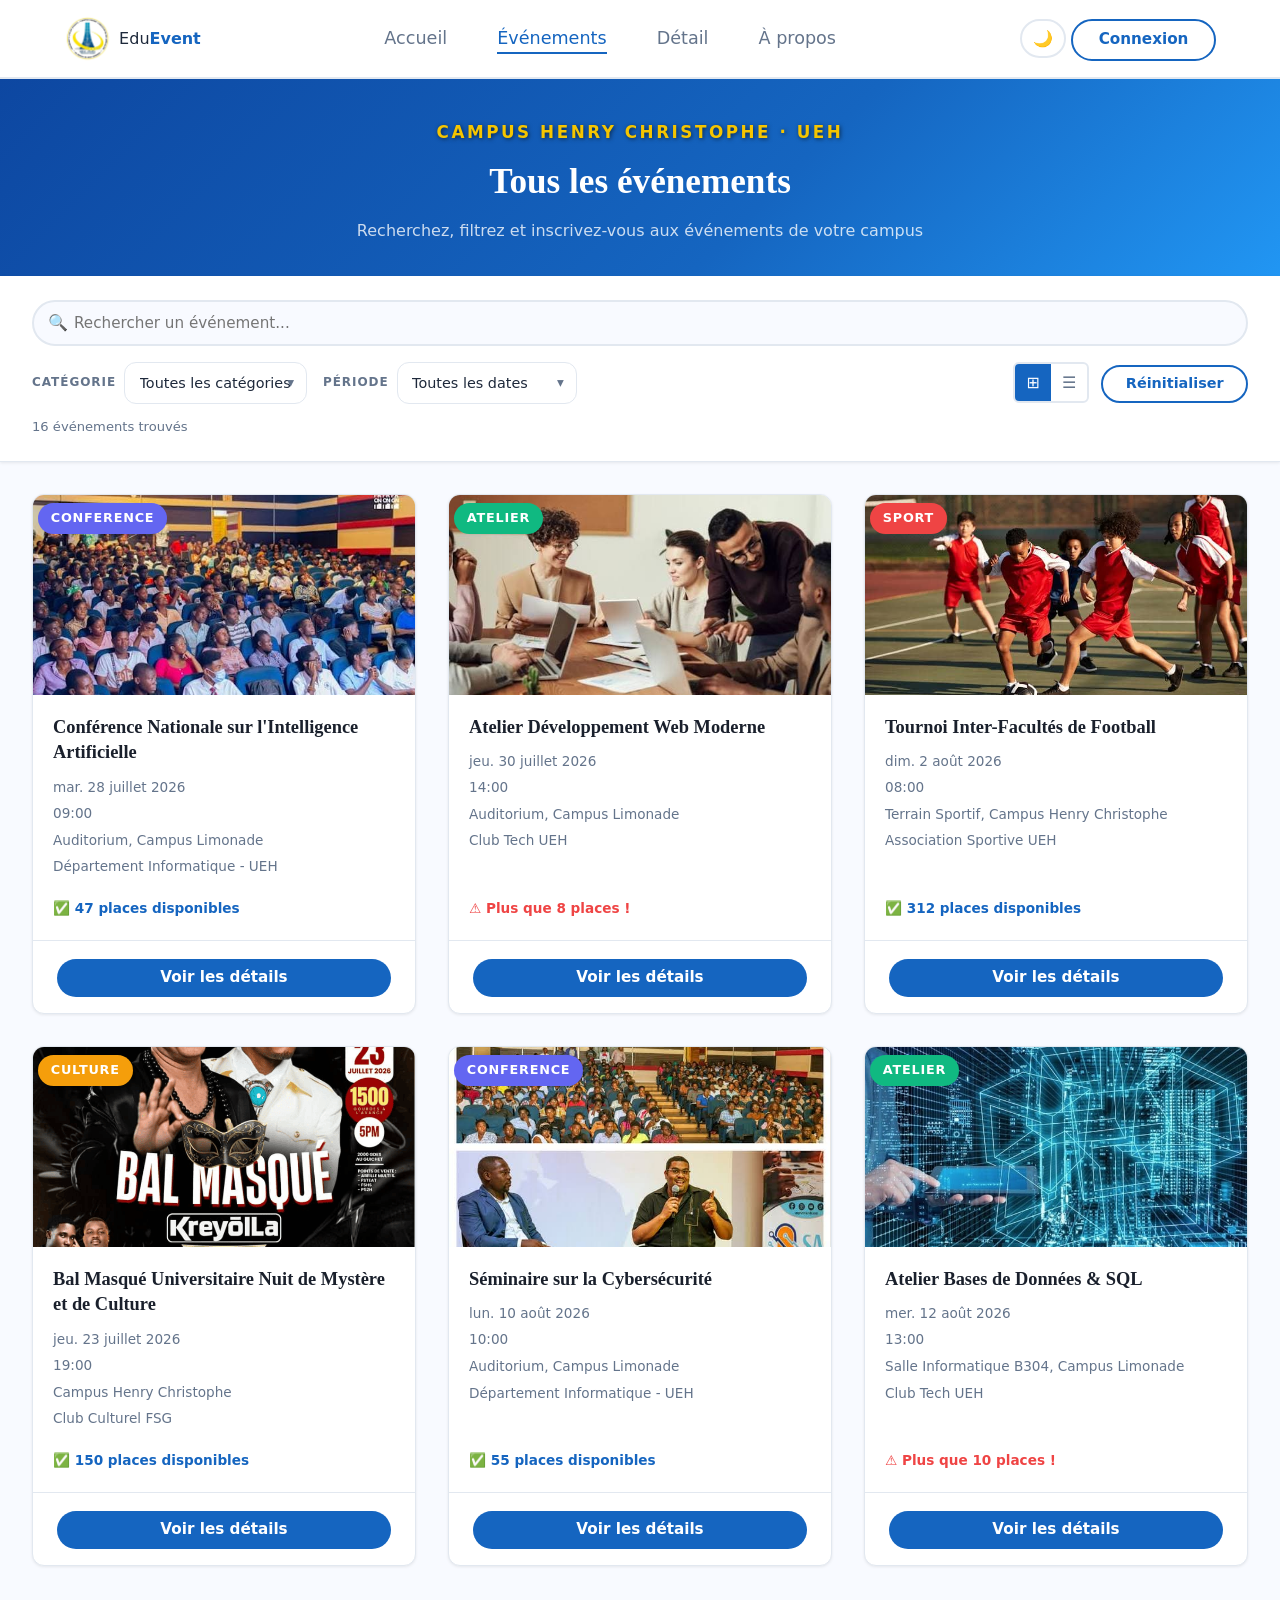
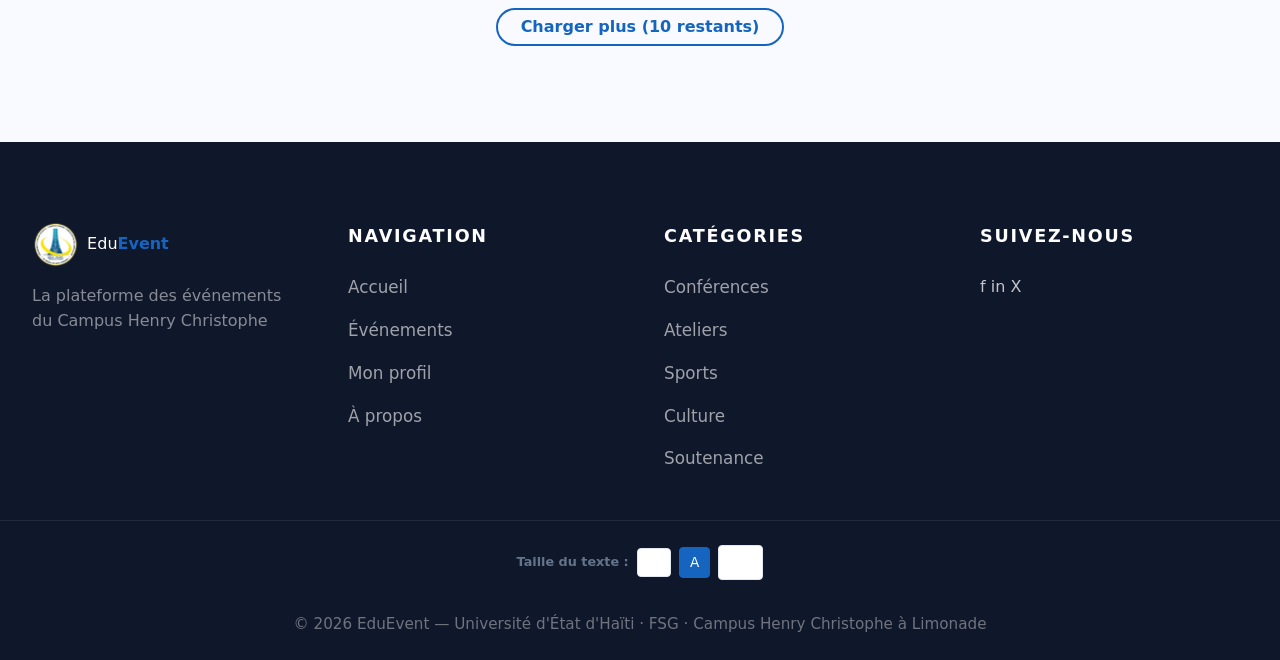
<file: evenements.html>
<!DOCTYPE html>
<html lang="fr">
<head>
  <meta charset="UTF-8" />
  <meta name="viewport" content="width=device-width, initial-scale=1.0" />
  <meta name="description" content="Tous les événements du Campus Henry Christophe — UEH" />
  <title>Événements — EduEvent</title>
  <link rel="stylesheet" href="css/style.css" />
  <link rel="stylesheet" href="css/animations.css" />
  <link rel="stylesheet" href="css/responsive.css" />
</head>
<body>

  <!-- ===== HEADER ===== -->
 <header class="header" id="header">
    <div class="container header__inner">
      
      <!-- Logo -->
      <a href="index.html" class="header__logo">
        <img src="images/logo-chcl.png" alt="UEH-CHCL" class="logo__img">
        <span class="logo__text">Edu<strong>Event</strong></span>
      </a>

      <!-- Liens de navigation (Nettoyés des styles en ligne importants) -->
      <nav class="nav" id="nav">
        <ul class="nav__list">
          <li><a href="index.html" class="nav__link active">Accueil</a></li>
          <li><a href="evenements.html" class="nav__link">Événements</a></li>
          <li><a href="detail.html" class="nav__link">Détail</a></li>
          <li><a href="a-propos.html" class="nav__link">À propos</a></li>
        </ul>
      </nav>

      <!-- Connexion & Menu Burger -->
      <div class="header__actions">
  <button class="btn-darkmode" id="btn-darkmode" aria-label="Mode sombre">🌙</button>
  <a href="profil.html" class="btn btn--outline">Connexion</a>
  <button class="hamburger" id="hamburger" aria-label="Menu">
    <span></span><span></span><span></span>
  </button>
</div>

    </div>
  </header>

  <main>

    <!-- ===== HERO MINI ===== -->
    <section class="page-hero">
      <div class="container">
        <span class="hero__eyebrow">Campus Henry Christophe · UEH</span>
        <h1 class="page-hero__title">Tous les événements</h1>
        <p class="page-hero__subtitle">Recherchez, filtrez et inscrivez-vous aux événements de votre campus</p>
      </div>
    </section>

    <!-- ===== BARRE DE RECHERCHE + FILTRES ===== -->
    <section class="filtres-section">
      <div class="container">

        <!-- Recherche -->
        <div class="search-bar">
          <span class="search-bar__icon">🔍</span>
          <input
            type="search"
            id="search-input"
            class="search-bar__input"
            placeholder="Rechercher un événement..."
            aria-label="Rechercher un événement"
          />
          <button class="search-bar__clear" id="search-clear" aria-label="Effacer">✕</button>
        </div>

        <!-- Filtres -->
        <div class="filtres">

          <!-- Catégorie -->
          <div class="filtre-groupe">
            <label class="filtre-groupe__label" for="filtre-categorie">Catégorie</label>
            <div class="select-wrap">
              <select id="filtre-categorie" class="filtre-select">
                <option value="tous">Toutes les catégories</option>
                <option value="conference">Conférences</option>
                <option value="atelier">Ateliers</option>
                <option value="sport">Sports</option>
                <option value="culture">Culture</option>
                <option value="soutenance">Soutenances</option>
              </select>
              <span class="select-arrow">▾</span>
            </div>
          </div>

          <!-- Période -->
          <div class="filtre-groupe">
            <label class="filtre-groupe__label" for="filtre-date">Période</label>
            <div class="select-wrap">
              <select id="filtre-date" class="filtre-select">
                <option value="tous">Toutes les dates</option>
                <option value="aujourd-hui">Aujourd'hui</option>
                <option value="semaine">Cette semaine</option>
                <option value="mois">Ce mois</option>
              </select>
              <span class="select-arrow">▾</span>
            </div>
          </div>

          <!-- Vue + Reset -->
          <div class="filtre-groupe filtre-groupe--right">
            <div class="vue-toggle">
              <button class="vue-btn vue-btn--active" id="vue-grille" aria-label="Vue grille" title="Vue grille">⊞</button>
              <button class="vue-btn" id="vue-liste" aria-label="Vue liste" title="Vue liste">☰</button>
            </div>
            <button class="btn btn--outline btn--sm" id="reset-filtres">Réinitialiser</button>
          </div>

        </div>

        <!-- Résumé résultats -->
        <div class="resultats-info">
          <span id="resultats-count">Chargement...</span>
        </div>

      </div>
    </section>

    <!-- ===== LISTE DES ÉVÉNEMENTS ===== -->
    <section class="section evenements-section">
      <div class="container">

        <div class="cards-grid" id="evenements-grid">
          <div class="card skeleton"></div>
          <div class="card skeleton"></div>
          <div class="card skeleton"></div>
          <div class="card skeleton"></div>
          <div class="card skeleton"></div>
          <div class="card skeleton"></div>
        </div>

        <div class="no-results hidden" id="no-results">
          <span class="no-results__icon">🔎</span>
          <h3>Aucun événement trouvé</h3>
          <p>Essayez d'autres mots-clés ou réinitialisez les filtres.</p>
          <button class="btn btn--primary" id="no-results-reset">Réinitialiser les filtres</button>
        </div>

        <div class="load-more-wrap" id="load-more-wrap">
          <button class="btn btn--outline btn--lg" id="load-more">
            Charger plus d'événements
          </button>
        </div>

      </div>
    </section>

  </main>

  <!-- ===== FOOTER ===== -->
  <footer class="footer">
    <div class="container footer__inner">
      <div class="footer__brand">
        <a href="index.html" class="header__logo">
        <img src="images/logo-chcl.png" alt="UEH-CHCL" class="logo__img">
        <span class="logo__text">Edu<strong>Event</strong></span>
      </a>
        <p class="footer__tagline">La plateforme des événements du Campus Henry Christophe</p>
      </div>
      <div class="footer__links">
        <h4 class="footer__heading">Navigation</h4>
        <ul>
          <li><a href="index.html">Accueil</a></li>
          <li><a href="evenements.html">Événements</a></li>
          <li><a href="profil.html">Mon profil</a></li>
          <li><a href="a-propos.html">À propos</a></li>
        </ul>
      </div>
      <div class="footer__links">
        <h4 class="footer__heading">Catégories</h4>
        <ul>
          <li><a href="evenements.html?cat=conference">Conférences</a></li>
          <li><a href="evenements.html?cat=atelier">Ateliers</a></li>
          <li><a href="evenements.html?cat=sport">Sports</a></li>
          <li><a href="evenements.html?cat=culture">Culture</a></li>
          <li><a href="evenements.html?cat=soutenace">Soutenance</a></li>
        </ul>
      </div>
      <div class="footer__social">
        <h4 class="footer__heading">Suivez-nous</h4>
        <div class="social__icons">
          <a href="#" class="social__link" aria-label="Facebook">f</a>
          <a href="#" class="social__link" aria-label="Instagram">in</a>
          <a href="#" class="social__link" aria-label="Twitter">X</a>
        </div>
      </div>
    </div>
    <div class="footer-accessibility" style="margin-top: 1rem; display: flex; gap: 8px; justify-content: center; align-items: center; padding: 0.5rem 0;">
  <span style="font-size: 0.8rem; font-weight: 600; color: var(--color-text-muted);">Taille du texte :</span>
  <button type="button" class="btn-size" data-size="small" style="padding: 4px 10px; border: 1px solid var(--color-border); border-radius: 4px; font-size: 0.75rem; cursor: pointer; background: #fff; transition: all var(--transition);">A-</button>
  <button type="button" class="btn-size active" data-size="medium" style="padding: 4px 10px; border: 1px solid var(--color-primary); border-radius: 4px; font-size: 0.85rem; cursor: pointer; background: var(--color-primary); color: #fff; transition: all var(--transition);">A</button>
  <button type="button" class="btn-size" data-size="large" style="padding: 4px 10px; border: 1px solid var(--color-border); border-radius: 4px; font-size: 0.95rem; cursor: pointer; background: #fff; transition: all var(--transition);">A+</button>
</div>
    <div class="footer__bottom">
      <div class="container">
        <p>© 2026 EduEvent — Université d'État d'Haïti · FSG · Campus Henry Christophe à Limonade</p>
      </div>
      <!-- ===== BOUTON RETOUR EN HAUT (SCROLL TO TOP) ===== -->
<button type="button" id="scroll-top-btn" class="btn-scroll-top" title="Retour en haut">
  ↑
</button>

    </div>
  </footer>
  

  <script src="js/main.js"></script>
  <script src="js/evenements.js"></script>
</body>
</html>
</file>
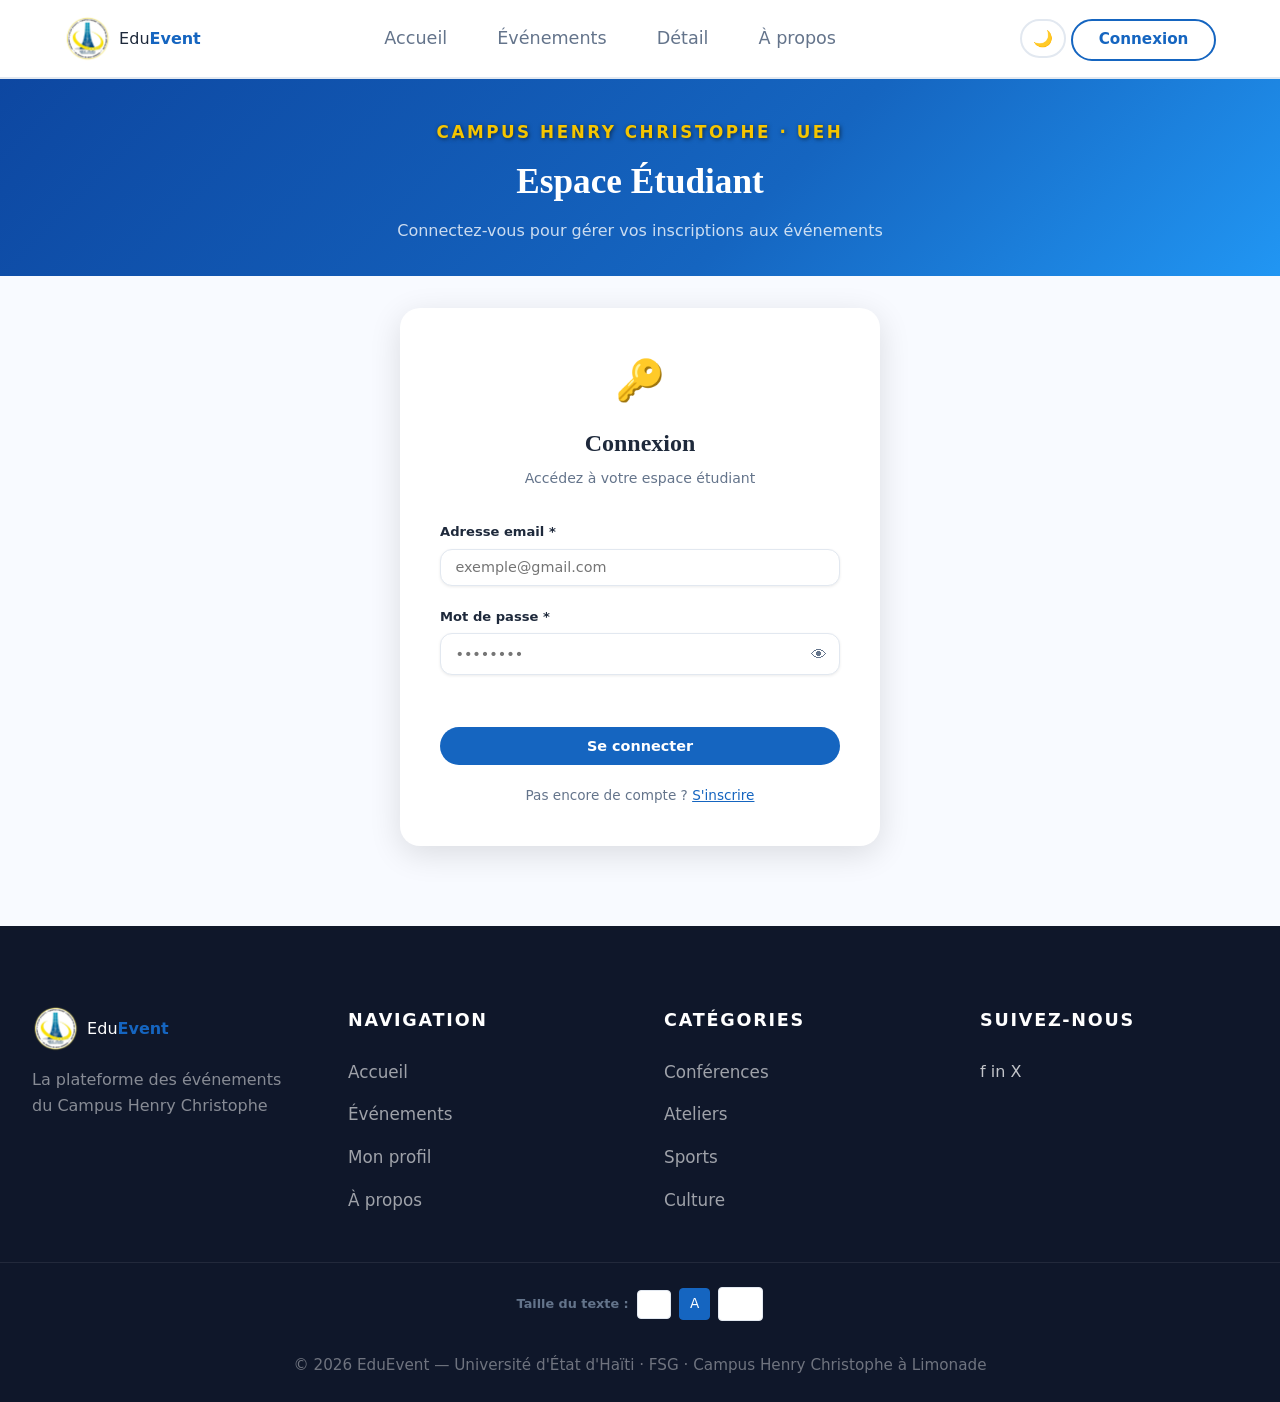
<file: profil.html>
<!DOCTYPE html>
<html lang="fr">
<head>
  <meta charset="UTF-8" />
  <meta name="viewport" content="width=device-width, initial-scale=1.0" />
  <meta name="description" content="Espace étudiant — EduEvent" />
  <title>Mon Profil — EduEvent</title>
  <link rel="stylesheet" href="css/style.css" />
  <link rel="stylesheet" href="css/animations.css" />
  <link rel="stylesheet" href="css/responsive.css" />
</head>
<body>

  <!-- ===== HEADER ===== -->
  <header class="header" id="header">
    <div class="container header__inner">
      
      <!-- Logo -->
      <a href="index.html" class="header__logo">
        <img src="images/logo-chcl.png" alt="UEH-CHCL" class="logo__img">
        <span class="logo__text">Edu<strong>Event</strong></span>
      </a>

      <!-- Liens de navigation (Nettoyés des styles en ligne importants) -->
      <nav class="nav" id="nav">
        <ul class="nav__list">
          <li><a href="index.html" class="nav__link active">Accueil</a></li>
          <li><a href="evenements.html" class="nav__link">Événements</a></li>
          <li><a href="detail.html" class="nav__link">Détail</a></li>
          <li><a href="a-propos.html" class="nav__link">À propos</a></li>
        </ul>
      </nav>

      <!-- Connexion & Menu Burger -->
      <div class="header__actions">
        <button class="btn-darkmode" id="btn-darkmode" aria-label="Mode sombre" title="Mode sombre">🌙</button>
        <a href="profil.html" class="btn btn--outline">Connexion</a>
        
        <!-- Le bouton hamburger est maintenant contrôlable par le fichier responsive.css -->
        <button class="hamburger" id="hamburger" aria-label="Menu">
          <span></span><span></span><span></span>
        </button>
      </div>

    </div>
  </header>

  <main>

    <!-- ===== HERO MINI ===== -->
    <section class="page-hero">
      <div class="container">
        <span class="hero__eyebrow">Campus Henry Christophe · UEH</span>
        <h1 class="page-hero__title">Espace Étudiant</h1>
        <p class="page-hero__subtitle">Connectez-vous pour gérer vos inscriptions aux événements</p>
      </div>
    </section>

    <!-- ===== CONTENU PRINCIPAL ===== -->
    <section class="section profil-section">
      <div class="container">

        <!-- VUE CONNEXION (affichée par défaut) -->
        <div id="vue-auth">
          <div class="auth-grid">

            <!-- Formulaire Connexion -->
            <div class="auth-card" id="card-connexion">
              <div class="auth-card__header">
                <span class="auth-card__icon">🔑</span>
                <h2 class="auth-card__title">Connexion</h2>
                <p class="auth-card__subtitle">Accédez à votre espace étudiant</p>
              </div>
              <form class="auth-form" id="form-connexion" novalidate>
                <div class="form-field">
                  <label for="login-email">Adresse email *</label>
                  <input type="email" id="login-email" class="form-input" placeholder="exemple@gmail.com" required />
                </div>
                <div class="form-field">
                  <label for="login-password">Mot de passe *</label>
                  <div class="input-password">
                    <input type="password" id="login-password" class="form-input" placeholder="••••••••" required />
                    <button type="button" class="toggle-password" data-password-target="login-password">👁</button>
                  </div>
                </div>
                <p class="form-message" id="login-message" aria-live="polite"></p>
                <button type="submit" class="btn btn--primary btn--full">Se connecter</button>
                <p class="auth-switch">
                  Pas encore de compte ?
                  <button type="button" class="link-btn" id="vers-inscription">S'inscrire</button>
                </p>
              </form>
            </div>

            <!-- Formulaire Inscription -->
            <div class="auth-card hidden" id="card-inscription">
              <div class="auth-card__header">
                <span class="auth-card__icon">✏️</span>
                <h2 class="auth-card__title">Créer un compte</h2>
                <p class="auth-card__subtitle">Rejoignez la communauté EduEvent</p>
              </div>
              <form class="auth-form" id="form-inscription" novalidate>
                <div class="form-row">
                  <div class="form-field">
                    <label for="reg-prenom">Prénom *</label>
                    <input type="text" id="reg-prenom" class="form-input" placeholder="votre Prenom" required />
                  </div>
                  <div class="form-field">
                    <label for="reg-nom">Nom *</label>
                    <input type="text" id="reg-nom" class="form-input" placeholder="Votre Nom" required />
                  </div>
                </div>
                <div class="form-field">
                  <label for="reg-email">Adresse email *</label>
                  <input type="email" id="reg-email" class="form-input" placeholder="exemple@gmail.com" required />
                </div>
                <div class="form-field">
                  <label for="reg-faculte">Faculté *</label>
                  <div class="select-wrap" style="width:100%">
                    <select id="reg-faculte" class="filtre-select" style="width:100%;min-width:unset" required>
                      <option value="">Choisir une faculté</option>
                      <option value="FSG">FSG — Faculte des Sciences et de Génie</option>
                      <option value="FSS">FSS — Faculte des Sciences de la Sante</option>
                      <option value="FDSE">FASE — Faculte des Arts et des Sciences de l'Education.</option>
                      <option value="FSH">FSHS — Faculte des Sciences Humaines et Sociales</option>
                      <option value="FSTEAT">FSTEAT — Faculte des Sciences de le Terre  et de l'Amenagement du Territoire</option>
                    </select>
                    <span class="select-arrow">▾</span>
                  </div>
                </div>
                <div class="form-row">
                  <div class="form-field">
                    <label for="reg-programme">Programme *</label>
                    <input type="text" id="reg-programme" class="form-input" placeholder="votre programme" required />
                  </div>
                  <div class="form-field">
                    <label for="reg-niveau">Niveau *</label>
                    <div class="select-wrap" style="width:100%">
                      <select id="reg-niveau" class="filtre-select" style="width:100%;min-width:unset" required>
                        <option value="">Niveau</option>
                        <option value="L1">L1</option>
                        <option value="L2">L2</option>
                        <option value="L3">L3</option>
                        <option value="Master">Master</option>
                        <option value="Doctorat">Doctorat</option>
                      </select>
                      <span class="select-arrow">▾</span>
                    </div>
                  </div>
                </div>
                <div class="form-field">
                  <label for="reg-password">Mot de passe *</label>
                  <div class="input-password">
                    <input type="password" id="reg-password" class="form-input" placeholder="Min. 6 caractères" required />
                    <button type="button" class="toggle-password" data-password-target="reg-password">👁</button>
                  </div>
                </div>
                <p class="form-message" id="reg-message" aria-live="polite"></p>
                <button type="submit" class="btn btn--primary btn--full">S'inscrire</button>
                <p class="auth-switch">
                  Déjà inscrit ?
                  <button type="button" class="link-btn" id="vers-connexion">Se connecter</button>
                </p>
              </form>
            </div>

          </div>
        </div>

                <!-- VUE PROFIL (Masquée par défaut, affichée après connexion) -->
        <div id="vue-profil" class="hidden">

  <!-- En-tête profil -->
  <div class="profil-header">
    <div class="profil-avatar" id="profil-avatar">E</div>
    <div class="profil-info">
      <h2 class="profil-nom" id="profil-nom">Nom Étudiant</h2>
      <p class="profil-detail" id="profil-detail">Faculté · Programme · Niveau</p>
      <p class="profil-email" id="profil-email">etudiant@email.com</p>
    </div>
    <button class="btn btn--outline" id="btn-deconnexion">Se déconnecter</button>
  </div>

  <!-- Mes événements inscrits -->
  <div class="mes-evenements">
    <h3 class="mes-evenements__title">Mes événements inscrits</h3>
    <div id="liste-inscriptions"></div>
  </div>

</div>

            
          </div> <!-- Fin de profile-grid -->
        </div> <!-- Fin de vue-profil -->

      </div> <!-- Fin du container -->
    </section>
  </main>


  <!-- ===== FOOTER ===== -->
  <footer class="footer">
    <div class="container footer__inner">
      <div class="footer__brand">
        <a href="index.html" class="header__logo">
        <img src="images/logo-chcl.png" alt="UEH-CHCL" class="logo__img">
        <span class="logo__text">Edu<strong>Event</strong></span>
      </a>
        <p class="footer__tagline">La plateforme des événements du Campus Henry Christophe</p>
      </div>
      <div class="footer__links">
        <h4 class="footer__heading">Navigation</h4>
        <ul>
          <li><a href="index.html">Accueil</a></li>
          <li><a href="evenements.html">Événements</a></li>
          <li><a href="profil.html">Mon profil</a></li>
          <li><a href="a-propos.html">À propos</a></li>
        </ul>
      </div>
      <div class="footer__links">
        <h4 class="footer__heading">Catégories</h4>
        <ul>
          <li><a href="evenements.html?cat=conference">Conférences</a></li>
          <li><a href="evenements.html?cat=atelier">Ateliers</a></li>
          <li><a href="evenements.html?cat=sport">Sports</a></li>
          <li><a href="evenements.html?cat=culture">Culture</a></li>
        </ul>
      </div>
      <div class="footer__social">
        <h4 class="footer__heading">Suivez-nous</h4>
        <div class="social__icons">
          <a href="#" class="social__link" aria-label="Facebook">f</a>
          <a href="#" class="social__link" aria-label="Instagram">in</a>
          <a href="#" class="social__link" aria-label="Twitter">X</a>
        </div>
      </div>
    </div>
    <div class="footer-accessibility" style="margin-top: 1rem; display: flex; gap: 8px; justify-content: center; align-items: center; padding: 0.5rem 0;">
  <span style="font-size: 0.8rem; font-weight: 600; color: var(--color-text-muted);">Taille du texte :</span>
  <button type="button" class="btn-size" data-size="small" style="padding: 4px 10px; border: 1px solid var(--color-border); border-radius: 4px; font-size: 0.75rem; cursor: pointer; background: #fff; transition: all var(--transition);">A-</button>
  <button type="button" class="btn-size active" data-size="medium" style="padding: 4px 10px; border: 1px solid var(--color-primary); border-radius: 4px; font-size: 0.85rem; cursor: pointer; background: var(--color-primary); color: #fff; transition: all var(--transition);">A</button>
  <button type="button" class="btn-size" data-size="large" style="padding: 4px 10px; border: 1px solid var(--color-border); border-radius: 4px; font-size: 0.95rem; cursor: pointer; background: #fff; transition: all var(--transition);">A+</button>
</div>
    <div class="footer__bottom">
      <div class="container">
        <p>© 2026 EduEvent — Université d'État d'Haïti · FSG · Campus Henry Christophe à Limonade</p>
      </div>
      <!-- ===== BOUTON RETOUR EN HAUT (SCROLL TO TOP) ===== -->
<button type="button" id="scroll-top-btn" class="btn-scroll-top" title="Retour en haut">
  ↑
</button>

    </div>
  </footer>

  <script src="js/main.js"></script>
  <script src="js/evenements.js"></script>
  <script src="js/profil.js"></script>
</body>
</html>
</file>
<file: css/style.css>
/* ============================================================
   style.css — EduEvent · Styles globaux
   ============================================================ */
 
/* ----- VARIABLES ----- */
:root {
  /* Couleurs principales — Logo UEH-CHCL */
  --color-primary:     #1565C0;   
  --color-primary-dk:  #0D47A1;   
  --color-accent:      #F5C500;   
  --color-accent-lt:   #FFF9C4;   
 
  /* Neutres */
  --color-bg:          #F8FAFF;
  --color-surface:     #FFFFFF;
  --color-border:      #E2E8F0;
  --color-text:        #1E293B;
  --color-text-muted:  #64748B;
 
  /* Catégories */
  --cat-conference: #6366F1;
  --cat-atelier:    #10B981;
  --cat-sport:      #EF4444;
  --cat-culture:    #F59E0B;
 
  /* Typographie */
  --font-display: 'Georgia', 'Times New Roman', serif;
  --font-body:    system-ui, -apple-system, 'Segoe UI', sans-serif;
 
  /* Espacements */
  --space-xs:  0.25rem;
  --space-sm:  0.5rem;
  --space-md:  1rem;
  --space-lg:  1.5rem;
  --space-xl:  2rem;
  --space-2xl: 3rem;
  --space-3xl: 5rem;
 
  /* Rayons */
  --radius-sm: 6px;
  --radius-md: 12px;
  --radius-lg: 20px;
  --radius-full: 9999px;
 
  /* Ombres */
  --shadow-sm: 0 1px 3px rgba(0,0,0,.08);
  --shadow-md: 0 4px 16px rgba(0,0,0,.10);
  --shadow-lg: 0 8px 32px rgba(0,0,0,.12);
 
  /* Transitions */
  --transition: 0.25s ease;
}
 
/* ----- RESET ----- */
*, *::before, *::after { box-sizing: border-box; margin: 0; padding: 0; }
 
html { scroll-behavior: smooth; font-size: 16px; }

 
body {
  font-family: var(--font-body);
  background: var(--color-bg);
  color: var(--color-text);
  line-height: 1.6;
  overflow-x: hidden;
}
 
img { display: block; max-width: 100%; height: auto; }
a  { color: inherit; text-decoration: none; }
ul { list-style: none; }
button { cursor: pointer; border: none; background: none; font: inherit; }
 
/* ----- CONTAINER ----- */
.container {
  width: 100%;
  max-width: 1300px; 
  margin: 0 auto;
  padding: 0 var(--space-xl); 
}

 
/* ----- BUTTONS ----- */
.btn {
  display: inline-flex;
  align-items: center;
  justify-content: center;
  gap: var(--space-sm);
  padding: 0.5rem 1.4rem !important;
  border-radius: var(--radius-full);
  font-size: 0.9rem;
  font-weight: 600;
  transition: all var(--transition);
  white-space: nowrap;
  line-height: 1 !important;       
  height: 38px !important;             
  margin-top: 2px !important;          
}
 
.btn--primary {
  background: var(--color-primary);
  color: #fff;
}
.btn--primary:hover {
  background: var(--color-primary-dk);
  transform: translateY(-2px);
  box-shadow: var(--shadow-md);
}
 
.btn--outline {
  border: 2px solid var(--color-primary);
  color: var(--color-primary);
}
.btn--outline:hover {
  background: var(--color-primary);
  color: #fff;
}
 
.btn--ghost {
  border: 2px solid rgba(255,255,255,.5);
  color: #fff;
}
.btn--ghost:hover {
  background: rgba(255,255,255,.15);
}
 
.btn--lg { padding: 0.8rem 2rem; font-size: 1rem; }
 
/* ----- SECTION BASE ----- */
.section { padding: var(--space-3xl) 0; }
 
.section__header {
  text-align: center;
  margin-bottom: var(--space-2xl);
}
 
.section__eyebrow {
  display: inline-block;
  font-size: 0.75rem;
  font-weight: 700;
  letter-spacing: .12em;
  text-transform: uppercase;
  color: var(--color-primary);
  background: rgba(26,86,219,.08);
  padding: 0.25rem 0.8rem;
  border-radius: var(--radius-full);
  margin-bottom: var(--space-sm);
}
 
.section__title {
  font-family: var(--font-display);
  font-size: clamp(1.6rem, 3vw, 2.2rem);
  font-weight: 700;
  color: var(--color-text);
  margin-bottom: var(--space-sm);
}
 
.section__subtitle {
  color: var(--color-text-muted);
  max-width: 560px;
  margin: 0 auto;
}
 
.section__footer {
  text-align: center;
  margin-top: var(--space-2xl);
}
 
/* ============================================================
   HEADER COMPLET(EDUEVENT)
   ============================================================ */

/* 1. Taille fixe de l'image du logo */
.header__logo img {
  height: 45px !important;       
  width: auto !important;        
  object-fit: contain !important;
  display: block !important;
   object-fit: cover !important; 
  transform: scale(1.05) !important
}

/* 2. Structure du bandeau principal */
.header {
  position: relative !important;
  top: 0;
  z-index: 100;
  background: rgba(255, 255, 255, 0.92);
  backdrop-filter: blur(12px);
  border-bottom: 2px solid var(--color-border); 
  transition: box-shadow var(--transition);
  padding: var(--space-md) 0 !important; 
  height: auto !important;               
  overflow: visible !important;          
}

.header.scrolled { 
  box-shadow: var(--shadow-md); 
}


.header__inner {
  display: grid !important;
  grid-template-columns: auto 1fr auto !important;
  align-items: center !important; 
  width: 100% !important;
  max-width: 1300px !important;
  margin: 0 auto !important;
  padding: 0 5% !important;
}

.header__logo {
  display: flex !important;
  align-items: center !important;
  gap: var(--space-sm) !important;
  flex-shrink: 0 !important;
}

.logo__icon { 
  font-size: 1.4rem; 
}

.logo__text strong { 
  color: var(--color-primary); 
}

nav, .header nav {
  display: flex !important;
  justify-content: center !important; 
  width: 100% !important;
}

.nav__list {
  display: flex !important;
  flex-direction: row !important;
  list-style: none !important;
  margin: 0 !important;
  padding: 0 !important;
  gap: 0 !important; 
}

.nav__list li {
  display: block !important;
  margin-left: 25px !important;  
  margin-right: 25px !important;
}

/* 5. Style des liens et effets visuels fluides (Ligne bleue) */
.nav__link {
  font-size: 1.1rem !important;
  font-weight: 500 !important;
  color: var(--color-text-muted) !important;
  white-space: nowrap !important;
  position: relative !important;
  padding: 6px 0 !important;
  transition: color 0.3s ease !important; 
}

.nav__link:hover,
.nav__link:focus,
.nav__link.active {
  color: var(--color-primary) !important;
}

/* Crée la petite ligne de soulignement sous le mot */
.nav__link::after {
  content: '' !important;
  position: absolute !important;
  bottom: 0 !important;
  left: 0 !important;
  width: 100% !important;
  height: 2px !important;
  background-color: var(--color-primary) !important;
  transform: scaleX(0) !important; 
  transition: transform 0.3s ease !important;
}

/* Déploie la ligne bleue de manière fluide au survol ou si actif */
.nav__link:hover::after,
.nav__link.active::after {
  transform: scaleX(1) !important;
}

/* 6. Bouton Connexion à droite */
.header__actions .btn {
  padding: 0.6rem 1.6rem !important; 
  font-size: 0.95rem !important;     
  height: 42px !important;           
  min-width: auto !important; 
  white-space: nowrap !important;
  border-radius: var(--radius-full) !important;
}

.hamburger {
  display: none; 
  flex-direction: column;
  justify-content: space-between;
  width: 30px;         
  height: 21px;        
  background: none;
  border: none;
  cursor: pointer;
  z-index: 110;        
  padding: 0;
}

.hamburger span {
  display: block;
  width: 100%;
  height: 3px;        
  background-color: var(--color-primary); 
  border-radius: var(--radius-full);
  transition: all 0.3s ease; 
}

 

/* ============================================================
   HERO COMPACT 
   ============================================================ */


 
.hero__bg {
  position: absolute;
  top: 0;
  left: 0;
  width: 100%;
  height: 100%;
  z-index: -1;
  overflow: hidden; /* Anpeche imaj yo depase */
}


.hero-slide {
  position: absolute;
  top: 0;
  left: 0;
  width: 100%;
  height: 100%;
  object-fit: cover;
  background-position: center;
  opacity: 0;
  transition: opacity 2s ease-in-out; 
}


.hero-slide.active {
  opacity: 1;
}

.hero__bg::before {
  content: '';
  position: absolute;
  inset: 0;
  background:none !important;
  z-index: 2; 
}


/* ============================================================
   HERO CENTRÉ ET COMPACT 
   ============================================================ */
.hero {
  position: relative;
  min-height: 25vh !important; 
  display: flex;
  align-items: center;
  justify-content: center !important;
  overflow: hidden;
  padding: 20px 10% !important; 
}

.hero__content {
  position: relative;
  z-index: 2; 
  color: #fff;
  max-width: 850px; 
  padding: 20px 0 !important; 
  text-align: center !important;
  margin-bottom: 40px !important; 
  background: none !important; 
}


.hero__content .section__eyebrow {
  margin-left: auto !important;
  margin-right: auto !important;
}

.hero__content .section__subtitle {
  font-size: 1.25rem !important; 
  max-width: 650px !important; 
  color: rgba(255, 255, 255, 0.9) !important;
  margin: 0 auto var(--space-xl) auto !important; 
}


.hero__cta { 
  display: flex !important; 
  flex-direction: row !important;
  justify-content: center !important; 
  gap: 25px !important; 
  flex-wrap: wrap; 
}


 
/* Texte d'introduction jaune "CAMPUS HENRY CHRISTOPHE..." */
.hero__eyebrow {
  display: inline-block;
  font-size: 1.05rem !important; 
  font-weight: 700;
  letter-spacing: .15em;
  text-transform: uppercase;
  color: var(--color-accent);
  margin-bottom: var(--space-md);
}
 
/* Grand titre blanc principal */
.hero__accent {
  color: var(--color-accent);
  font-style: italic;
}
.hero__cta .btn {
  display: inline-flex !important;
  align-items: center !important;
  justify-content: center !important;
  padding: 0.8rem 2.2rem !important; 
  font-size: 1.05rem !important;
  height: auto !important;
  white-space: nowrap !important;
  transition: all var(--transition) !important;
}

/* Bouton principal "Voir les événements" */
.hero__cta .btn--primary {
  border: 2px solid #ffffff !important;
  background: #ffffff !important; 
  color: #1A56DB !important; 
}

.hero__cta .btn--primary:hover {
  background: transparent !important; 
  color: #ffffff !important; 
  transform: translateY(-3px);
  box-shadow: var(--shadow-lg);
}

/* Bouton secondaire "En savoir plus" */
.hero__cta .btn--ghost {
  border: 2px solid #ffffff !important;
  background: transparent !important;
  color: #ffffff !important;
}

.hero__content p, 
.hero__subtitle, 
.section__subtitle {
  text-align: center !important; 
  margin-left: auto !important;  
  margin-right: auto !important; 
  display: block !important;
  width: 100% !important;
  max-width: 680px !important;  
}


.hero__cta .btn--ghost:hover {
  background: rgba(255, 255, 255, 0.15) !important;
  color: #ffffff !important;
  transform: translateY(-3px);
  box-shadow: var(--shadow-lg);
}
 
/* Petite flèche d'indication de défilement tout en bas */
.hero__scroll {
  position: absolute;
  bottom: 15px !important; 
  left: 50%;
  transform: translateX(-50%);
  color: rgba(255,255,255,.6) !important; 
  font-size: 1.4rem;
  animation: bounce 2s infinite;
  z-index: 10 !important;
}
.hero__scroll a {
  color: #ffffff;
  background: var(--color-primary);
  width: 40px;
  height: 40px;
  border-radius: 50%;
  display: flex;
  align-items: center;
  justify-content: center;
  text-decoration: none;
}
.hero__title {
  text-shadow: 2px 2px 8px rgba(0,0,0,0.8);
}

.hero__subtitle {
  font-size: 1.2rem;
  color: rgba(255,255,255,.9);
  line-height: 1.7;
  margin-bottom: var(--space-2xl);
  text-shadow: 1px 1px 6px rgba(0,0,0,0.9);
  max-width: 600px;
}

.hero__eyebrow {
  text-shadow: 1px 1px 4px rgba(0,0,0,0.6);
}



 
/* ============================================================
   CARTES ÉVÉNEMENTS - PROPRE ET NETTOYÉ
   ============================================================ */
.cards-grid {
  display: grid;
  grid-template-columns: repeat(auto-fill, minmax(300px, 1fr));
  gap: var(--space-xl); 
}
 
.card {
  background: var(--color-surface);
  border-radius: var(--radius-md);
  box-shadow: var(--shadow-sm);
  overflow: hidden;
  transition: transform var(--transition), box-shadow var(--transition);
  display: flex;
  flex-direction: column;
}
 
.card:hover {
  transform: translateY(-6px); 
  box-shadow: var(--shadow-lg);
}
 
.card__image-wrap {
  position: relative !important; 
  height: 200px; 
  overflow: hidden;
  background: var(--color-border);
}
 
.card__image-wrap img {
  width: 100%;
  height: 100%;
  object-fit: cover;
  transition: transform 0.4s ease;
}
 
.card:hover .card__image-wrap img { 
  transform: scale(1.05); 
}
 

.card__badge {
  position: absolute !important;
  top: 8px !important;  
  left: 5px !important; 
  font-size: 0.8rem !important; 
  font-weight: 700;
  text-transform: uppercase;
  letter-spacing: .06em;
  padding: 0.35rem 0.8rem !important; 
  border-radius: var(--radius-full);
  color: #fff;
  z-index: 10 !important; 
  margin: 0 !important; 
}
 
.badge--conference { background: var(--cat-conference) !important; }
.badge--atelier    { background: var(--cat-atelier) !important; }
.badge--sport      { background: var(--cat-sport) !important; }
.badge--culture    { background: var(--cat-culture) !important; }
.badge--soutenance { background: #0891B2; }
 
.card__body {
  padding: var(--space-lg);
  flex: 1;
  display: flex;
  flex-direction: column;
  gap: var(--space-sm);
}
 
.card__title {
  font-family: var(--font-display);
  font-size: 1.2rem !important; 
  font-weight: 700;
  line-height: 1.4;
  color: var(--color-text);
  margin-bottom: 5px;
}
 
.card__meta {
  display: flex;
  flex-direction: column;
  gap: 0.3rem;
  font-size: 0.85rem !important;
  color: var(--color-text-muted);
}
 
.card__meta span { 
  display: flex; 
  align-items: center; 
  gap: 0.4rem; 
}
 
.card__places {
  margin-top: auto;
  font-size: 0.85rem !important;
  font-weight: 600;
  color: var(--color-primary);
  padding-top: 10px;
}
 
.card__places.urgent { 
  color: var(--cat-sport); 
}
 
.card__footer {
  padding: var(--space-md) var(--space-lg);
  border-top: 1px solid var(--color-border);
}
 
/* Bouton "Voir les détails"  */
.card__footer .btn { 
  width: 100%; 
  justify-content: center; 
  padding: 0.7rem 0 !important;
  font-size: 0.95rem !important;
  height: auto !important; 
}
 
/* Skeleton loader */
.card.skeleton {
  min-height: 320px;
  background: linear-gradient(90deg, #e2e8f0 25%, #f1f5f9 50%, #e2e8f0 75%);
  background-size: 200% 100%;
  animation: shimmer 1.4s infinite;
}
/* ============================================================
   AGRANDISSEMENT DES TITRES DE LA SECTION ÉVÉNEMENTS
   ============================================================ */

/* 1. Le petit badge bleu "À LA UNE" */
.section__header .section__eyebrow {
  font-size: 0.95rem !important; 
  padding: 0.4rem 1.2rem !important; 
  letter-spacing: .12em;
  font-weight: 700;
}

/* 2. Le grand titre "Événements en vedette" */
.section__header .section__title {
  font-size: 2.6rem !important; 
  margin-top: 15px !important;
  margin-bottom: 12px !important;
  font-family: var(--font-display);
  font-weight: 700;
}

/* 3. La petite ligne du bas "Ne manquez pas ces événements..." */
.section__header .section__subtitle {
  font-size: 1.25rem !important; 
  color: var(--color-text-muted) !important;
  max-width: 650px !important; 
  margin: 0 auto !important; 
  line-height: 1.6;
}


/* ============================================================
   STATISTIQUES 
   ============================================================ */
.stats {
  background: var(--color-primary);
  padding: var(--space-3xl) 0 !important;
}
 
.stats__grid {
  display: grid;
  grid-template-columns: repeat(auto-fit, minmax(220px, 1fr)) !important; 
  gap: var(--space-xl) !important;
  text-align: center;
}
 
.stat-card { 
  color: #fff; 
}
 
.stat-card__number {
  display: block;
  font-family: var(--font-display);
  font-size: 3rem !important; 
  font-weight: 800 !important;
  color: var(--color-accent);
  line-height: 1;
}
 
.stat-card__label {
  display: block;
  font-size: 1.15rem !important; 
  font-weight: 500 !important;
  color: rgba(255,255,255,.9) !important;
  margin-top: var(--space-sm) !important;
}

 
/* ============================================================
   NEWSLETTER ("Restez informé" — LOOK PROFESSIONNEL CORRIGÉ)
   ============================================================ */
.newsletter {
  background: var(--color-surface);
  border-top: 1px solid var(--color-border);
  border-bottom: 1px solid var(--color-border);
  padding: var(--space-3xl) 0 !important; 
}
 
.newsletter__inner {
  display: flex;
  align-items: center;
  justify-content: space-between;
  gap: var(--space-2xl);
  flex-wrap: wrap;
  width: 100%;
  max-width: 1200px;
  margin: 0 auto;
  padding: 0 var(--space-lg);
}
 
.newsletter__title {
  font-family: var(--font-display);
  font-size: 2.4rem !important; 
  font-weight: 700;
  margin-bottom: var(--space-xs);
  color: var(--color-text);
}
 
.newsletter__subtitle { 
  color: var(--color-text-muted); 
  font-size: 1.2rem !important; 
}
 
.newsletter__form { 
  flex: 1; 
  min-width: 320px; 
}
 
/* LE CONTENEUR DU FORMULAIRE : Aligne et ajuste les deux éléments */
.form-group {
  display: flex !important;
  gap: 15px !important; 
  align-items: center !important;
}
 
/* LE CHAMP DE SAISIE (INPUT EMAIL) */
.form-input {
  flex: 1 !important;
  padding: 14px 24px !important; 
  border: 2px solid #CBD5E1 !important;
  border-radius: var(--radius-full);
  font: inherit;
  font-size: 1.1rem !important; 
  color: var(--color-text);
  outline: none;
  background-color: #ffffff !important;
  transition: all var(--transition);
  box-shadow: var(--shadow-sm); 
}
 
.form-input:focus { 
  border-color: var(--color-primary) !important; 
  box-shadow: 0 0 0 4px rgba(21, 101, 192, 0.15) !important; 
}
 
/* LE BOUTON BLEU "S'ABONNER" */
.newsletter__form .btn, 
.newsletter__form button[type="submit"] {
  display: inline-flex !important;
  align-items: center !important;
  justify-content: center !important;
  background: var(--color-primary) !important;
  color: #ffffff !important;
  padding: 14px 35px !important;  
  font-size: 1.1rem !important;
  font-weight: 600 !important;
  border-radius: var(--radius-full) !important;
  height: auto !important; 
  cursor: pointer;
  transition: all var(--transition);
  box-shadow: var(--shadow-sm);
  white-space: nowrap !important;
}

.newsletter__form button[type="submit"]:hover {
  background: var(--color-primary-dk) !important; 
  transform: translateY(-2px);
  box-shadow: var(--shadow-md);
}
 
.form-message {
  font-size: 0.9rem !important;
  margin-top: var(--space-sm);
  min-height: 1.2em;
}
 
.form-message.success { color: #10B981; }
.form-message.error   { color: var(--cat-sport); }

/* ============================================================
   FOOTER 
   ============================================================ */
.footer {
  background: #0F172A;
  color: rgba(255,255,255,.75);
  padding-top: var(--space-3xl);
}
 
.footer__inner {
  display: grid;
  grid-template-columns: repeat(auto-fit, minmax(200px, 1fr)) !important;
  gap: var(--space-2xl);
  padding-bottom: var(--space-2xl);
  border-bottom: 1px solid rgba(255,255,255,.08);
}
 
.footer__brand .header__logo { 
  color: #fff; 
  margin-bottom: var(--space-md); 
   
}

.footer__tagline { 
  font-size: 1rem !important;
  color: rgba(255,255,255,.5); 
  max-width: 260px; 
}
 
.footer__heading {
  font-size: 1.1rem !important; 
  font-weight: 700;
  letter-spacing: .1em;
  text-transform: uppercase;
  color: #fff;
  margin-bottom: var(--space-lg) !important;
}
 
.footer__links ul { 
  display: flex; 
  flex-direction: column; 
  gap: var(--space-md) !important; 
}
 
.footer__links a {
  font-size: 1.05rem !important; 
  color: rgba(255,255,255,.6) !important;
  transition: color var(--transition);
}

.footer__links a:hover { 
  color: #fff !important; 
}
 
.footer__bottom {
  padding: var(--space-lg) 0;
  text-align: center;
  font-size: 0.95rem !important; 
  color: rgba(255,255,255,.4) !important;
}

/* ============================================================
   evenements.css — EduEvent · Styles page événements
   ============================================================ */
 
/* ===== HERO MINI ===== */
.page-hero {
  background: linear-gradient(135deg, #0D47A1 0%, #1565C0 60%, #2196F3 100%);
  color: #fff;
  padding: 2.5rem 0 2rem; 
  text-align: center;
}
 
.page-hero .hero__eyebrow {
  color: #F5C500;
  margin-bottom: 0.5rem;
}
 
.page-hero__title {
  font-family: var(--font-display);
  font-size: clamp(1.6rem, 3.5vw, 2.2rem) !important; 
  font-weight: 700;
  margin-bottom: 0.5rem;
}
 
.page-hero__subtitle {
  color: rgba(255,255,255,.78);
  font-size: 1rem;
}
 
/* ===== SECTION FILTRES ===== */
.filtres-section {
  background: var(--color-surface);
  border-bottom: 1px solid var(--color-border);
  padding: 1.5rem 0;
  
  position: relative !important; 
  top: auto !important;
  z-index: 1 !important; 
  box-shadow: var(--shadow-sm);
}
 
/* Barre de recherche */
.search-bar {
  position: relative;
  display: flex;
  align-items: center;
  margin-bottom: 1rem;
}
 
.search-bar__icon {
  position: absolute;
  left: 1rem;
  font-size: 1rem;
  pointer-events: none;
}
 
.search-bar__input {
  width: 100%;
  padding: 0.55rem 2.5rem !important; 
  border: 2px solid var(--color-border);
  border-radius: var(--radius-full);
  font: inherit;
  font-size: 0.95rem;
  outline: none;
  transition: border-color var(--transition), box-shadow var(--transition);
  background: var(--color-bg);
}
 
.search-bar__input:focus {
  border-color: var(--color-primary);
  box-shadow: 0 0 0 3px rgba(21,101,192,.12);
}
 
.search-bar__clear {
  position: absolute;
  right: 1rem;
  font-size: 0.85rem;
  color: var(--color-text-muted);
  cursor: pointer;
  padding: 0.2rem 0.4rem;
  border-radius: 50%;
  transition: all var(--transition);
  opacity: 0;
  pointer-events: none;
}
 
.search-bar__clear.visible {
  opacity: 1;
  pointer-events: all;
}
 
.search-bar__clear:hover {
  background: var(--color-border);
  color: var(--color-text);
}
 
/* Filtres chips */
.filtres {
  display: flex;
  align-items: center;
  flex-wrap: wrap;
  gap: 1rem;
}
 
.filtre-groupe {
  display: flex;
  align-items: center;
  gap: 0.5rem;
  flex-wrap: wrap;
}
 
.filtre-groupe--right {
  margin-left: auto;
  display: flex;
  align-items: center;
  gap: 0.75rem;
}
 
.filtre-groupe__label {
  font-size: 0.75rem;
  font-weight: 700;
  text-transform: uppercase;
  letter-spacing: .08em;
  color: var(--color-text-muted);
  white-space: nowrap;
}
 
.filtre-chips {
  display: flex;
  gap: 0.4rem;
  flex-wrap: wrap;
}
 
.chip {
  padding: 0.3rem 0.9rem;
  border-radius: var(--radius-full);
  font-size: 0.82rem;
  font-weight: 600;
  border: 2px solid var(--color-border);
  color: var(--color-text-muted);
  background: transparent;
  cursor: pointer;
  transition: all var(--transition);
  white-space: nowrap;
}
 
.chip:hover {
  border-color: var(--color-primary);
  color: var(--color-primary);
}
 
.chip--active {
  background: var(--color-primary);
  border-color: var(--color-primary);
  color: #fff;
}
 
/* Toggle vue */
.vue-toggle {
  display: flex;
  border: 2px solid var(--color-border);
  border-radius: var(--radius-sm);
  overflow: hidden;
}

.vue-btn {
  padding: 0.35rem 0.7rem;
  font-size: 1rem;
  color: var(--color-text-muted);
  background: transparent;
  cursor: pointer;
  transition: all var(--transition);
  border: none;
}

.vue-btn--active {
  background: var(--color-primary);
  color: #fff;
}

.vue-btn:hover:not(.vue-btn--active) {
  background: var(--color-border);
}

/* Résumé résultats */
.resultats-info {
  margin-top: 0.75rem;
  font-size: 0.82rem;
  color: var(--color-text-muted);
}

/* ===== SECTION ÉVÉNEMENTS ===== */
.evenements-section {
  padding-top: 2rem;
}

.card {
  background: #ffffff !important;
  border: 1px solid var(--color-border) !important;
  border-radius: 12px !important;
  overflow: hidden;
  box-shadow: var(--shadow-sm);
  display: flex;
  flex-direction: column;
  transition: transform var(--transition), box-shadow var(--transition);
}

.card:hover {
  transform: translateY(-4px);
  box-shadow: var(--shadow-md);
}

.card__body {
  padding: 1.25rem !important;
  display: flex;
  flex-direction: column;
  gap: 0.65rem;
  flex: 1;
}

.card__title {
  font-size: 1.15rem !important;
  font-weight: 600 !important;
  color: #1A202C !important;
  line-height: 1.4 !important;
  margin: 0 !important;
}

/* ===== VUE LISTE ===== */
.cards-grid.vue-liste {
  grid-template-columns: 1fr;
  gap: 1rem;
}

.cards-grid.vue-liste .card {
  display: flex !important;
  flex-direction: row !important;
  min-height: 150px;
  max-height: none !important;
  align-items: stretch;
}

.cards-grid.vue-liste .card__image-wrap {
  width: 220px;
  min-width: 220px;
  flex-shrink: 0;
  height: auto;
}

.cards-grid.vue-liste .card__body {
  flex: 1;
  padding: 1rem !important;
  max-width: none;
}

.cards-grid.vue-liste .card__meta {
  display: flex !important;
  flex-direction: row !important;
  flex-wrap: wrap !important;
  gap: 0.5rem !important;
}

.cards-grid.vue-liste .card__meta span {
  white-space: nowrap !important;
}

.cards-grid.vue-liste .card__places {
  white-space: nowrap !important;
}

.cards-grid.vue-liste .card__footer {
  display: flex !important;
  align-items: center;
  justify-content: center;
  border-top: none;
  border-left: 1px solid var(--color-border);
  padding: 1rem;
  flex-shrink: 0;
  width: 160px;
}

.cards-grid.vue-liste .card__footer .btn {
  width: 100%;
  justify-content: center;
}

 
/* Message aucun résultat */
.no-results {
  text-align: center;
  padding: 4rem 1rem;
  color: var(--color-text-muted);
}
 
.no-results__icon {
  font-size: 3rem;
  display: block;
  margin-bottom: 1rem;
}
 
.no-results h3 {
  font-size: 1.2rem;
  color: var(--color-text);
  margin-bottom: 0.5rem;
}
 
.no-results p {
  margin-bottom: 1.5rem;
}
 
.hidden { display: none !important; }
 
/* Load more */
.load-more-wrap {
  text-align: center;
  margin-top: 2.5rem;
  padding-bottom: 1rem;
}
 
/* ===== FILTRES SELECT ===== */
.select-wrap {
  position: relative;
  display: inline-flex;
  align-items: center;
}
 
.filtre-select {
  appearance: none;
  -webkit-appearance: none;
  padding: 0.55rem 2.5rem 0.55rem 1rem;
  border: 2px solid var(--color-border);
  border-radius: var(--radius-md);
  font: inherit;
  font-size: 0.88rem;
  font-weight: 500;
  color: var(--color-text);
  background: var(--color-surface);
  cursor: pointer;
  outline: none;
  transition: border-color var(--transition), box-shadow var(--transition);
  min-width: 180px;
}
 
.filtre-select:focus,
.filtre-select:hover {
  border-color: var(--color-primary);
  box-shadow: 0 0 0 3px rgba(21,101,192,.10);
}
 
.select-arrow {
  position: absolute;
  right: 0.8rem;
  font-size: 0.85rem;
  color: var(--color-text-muted);
  pointer-events: none;
}


/*page details*/


/* ===== BANNIÈRE DETAIL ===== */
.detail-banner {
  position: relative;
  height: 420px;
  overflow: hidden;
}

.detail-banner__img {
  position: absolute;
  inset: 0;
  z-index: 0;
}

.detail-banner__img img {
  width: 100%;
  height: 100%;
  object-fit: cover;
}

.detail-banner__overlay {
  position: absolute;
  inset: 0;
  background: linear-gradient(to top, rgba(0,0,0,.85) 0%, rgba(0,0,0,.3) 100%);
  z-index: 1;
  display: flex;
  align-items: flex-end;
  padding-bottom: 2rem;
}
/* ===== RÉORGANISATION DE L'ORDRE DANS LA BANNIÈRE ===== */

.detail-banner__overlay .container {
  display: flex !important;
  flex-direction: column !important;
  align-items: flex-start !important;
  gap: 0.8rem !important;
}
#banner-badge {
  order: 1 !important; /* En premier (tout en haut) */
}

#banner-titre {
  order: 2 !important; /* En deuxième */
  margin: 0 !important;
}

#banner-meta {
  order: 3 !important; /* En troisième */
}

.btn-retour {
  order: 4 !important; 
  margin-top: 0.5rem !important; 
}




.card__badge {
  display: inline-block !important;
  width: auto !important;
  font-size: 0.72rem;
  font-weight: 700;
  text-transform: uppercase;
  padding: 0.25rem 0.8rem;
  border-radius: 999px;
  color: #fff;
}

.badge--conference { background: var(--cat-conference); }
.badge--atelier    { background: var(--cat-atelier); }
.badge--sport      { background: var(--cat-sport); }
.badge--culture    { background: var(--cat-culture); }

.detail-banner__title {
  font-size: clamp(1.4rem, 3vw, 2.2rem);
  font-weight: 700;
  color: #fff;
  line-height: 1.2;
  text-shadow: 2px 2px 8px rgba(0,0,0,0.8);
}

.detail-banner__meta {
  display: flex;
  gap: 1.5rem;
  flex-wrap: wrap;
  color: rgba(255,255,255,.9);
  font-size: 0.88rem;
}


.btn-retour {
  color: rgba(255,255,255,.8);
  font-size: 0.85rem;
  font-weight: 500;
}

.btn-retour:hover { color: #fff; }
.detail-banner__meta {
  display: flex;
  flex-direction: row;
  gap: 1.5rem;
  flex-wrap: wrap;
  color: rgba(255,255,255,.9);
  font-size: 0.88rem;
}



.btn-retour {
  display: inline-flex;
  align-items: center;
  color: rgba(255,255,255,.8);
  font-size: 0.85rem;
  font-weight: 500;
 
}

.btn-retour:hover {
  color: #fff;
}

/* ===== GRILLE DÉTAIL ===== */

.detail-grid {
  display: flex !important;
  flex-direction: column !important;
  gap: 2rem !important; 
  width: 100% !important;
}

.detail__aside, 
aside, 
.aside-card, 
.inscription-form {
  width: 100% !important;
  max-width: 100% !important; 
  box-sizing: border-box !important;
}

#inscription-form .form-row, .form-row {
  display: flex !important;
  flex-direction: column !important; 
  gap: 0.75rem !important;
}

.form-field, .form-input, .filtre-select {
  width: 100% !important;
  box-sizing: border-box !important;
}

 
/* ===== CARTE DÉTAIL ===== */
.detail-card {
  background: var(--color-surface);
  border-radius: var(--radius-md);
  box-shadow: var(--shadow-sm);
  padding: 2rem;
  margin-bottom: 1.5rem;
}
 
.detail-card__title {
  font-family: var(--font-display);
  font-size: 1.2rem;
  font-weight: 700;
  color: var(--color-text);
  margin-bottom: 1rem;
  padding-bottom: 0.75rem;
  border-bottom: 2px solid var(--color-border);
}
 
.detail-card__text {
  color: var(--color-text-muted);
  line-height: 1.8;
  font-size: 0.95rem;
}


 
/* ===== ASIDE CARDS ===== */
.aside-card {
  background: var(--color-surface);
  border-radius: var(--radius-md);
  box-shadow: var(--shadow-sm);
  padding: 1.5rem;
  margin-bottom: 1.5rem;
}
 
.aside-card__title {
  font-size: 0.95rem;
  font-weight: 700;
  color: var(--color-text);
  margin-bottom: 1rem;
  padding-bottom: 0.6rem;
  border-bottom: 2px solid var(--color-border);
}

 
/* ===== LISTE INFOS ===== */
.info-list {
  display: flex;
  flex-direction: column;
  gap: 0.85rem;
}
 
.info-item {
  display: flex;
  align-items: flex-start;
  gap: 0.75rem;
}
 
.info-item__icon {
  font-size: 1.1rem;
  margin-top: 0.1rem;
  flex-shrink: 0;
}
 
.info-item__label {
  display: block;
  font-size: 0.72rem;
  font-weight: 700;
  text-transform: uppercase;
  letter-spacing: .06em;
  color: var(--color-text-muted);
}
 
.info-item__value {
  display: block;
  font-size: 0.88rem;
  color: var(--color-text);
  font-weight: 500;
  margin-top: 0.1rem;
}
 
/* ===== BARRE DE PLACES ===== */
.places-bar {
  height: 10px;
  background: var(--color-border);
  border-radius: var(--radius-full);
  overflow: hidden;
  margin-bottom: 0.6rem;
}
 
.places-bar__fill {
  height: 100%;
  border-radius: var(--radius-full);
  background: var(--color-primary);
  transition: width 0.8s ease;
}
 
.places-texte {
  font-size: 0.85rem;
  color: var(--color-text-muted);
}
 
/* ===== FORMULAIRES ===== */
.form-field {
  display: flex;
  flex-direction: column;
  gap: 0.4rem;
  margin-bottom: 1rem;
}
 
.form-field label {
  font-size: 0.82rem;
  font-weight: 600;
  color: var(--color-text);
}
 
.form-textarea {
  resize: vertical;
  min-height: 100px;
  border-radius: var(--radius-md) !important;
}
 
.form-row {
  display: grid;
  grid-template-columns: 1fr 1fr;
  gap: 1rem;
}
 
/* ===== ÉTOILES ===== */
.etoiles {
  display: flex;
  gap: 0.3rem;
}
 
.etoile {
  font-size: 1.6rem;
  color: var(--color-border);
  cursor: pointer;
  transition: color var(--transition), transform var(--transition);
  user-select: none;
}
 
.etoile.active,
.etoile.hover {
  color: var(--color-accent);
}
 
.etoile:hover {
  transform: scale(1.15);
}
 
/* ===== COMMENTAIRES ===== */
.commentaires-liste {
  display: flex;
  flex-direction: column;
  gap: 1.2rem;
  margin-bottom: 2rem;
}
 
.commentaire {
  padding: 1.2rem;
  background: var(--color-bg);
  border-radius: var(--radius-md);
  border-left: 3px solid var(--color-primary);
}
 
.commentaire__header {
  display: flex;
  align-items: center;
  gap: 0.75rem;
  margin-bottom: 0.75rem;
}
 
.commentaire__avatar {
  width: 40px;
  height: 40px;
  border-radius: 50%;
  background: var(--color-primary);
  color: #fff;
  display: flex;
  align-items: center;
  justify-content: center;
  font-weight: 700;
  font-size: 1rem;
  flex-shrink: 0;
}
 
.commentaire__nom {
  font-weight: 700;
  font-size: 0.9rem;
  color: var(--color-text);
}
 
.commentaire__role {
  font-size: 0.78rem;
  color: var(--color-text-muted);
}
 
.commentaire__note {
  margin-left: auto;
  color: var(--color-accent);
  font-size: 0.9rem;
}
 
.commentaire__texte {
  font-size: 0.88rem;
  color: var(--color-text-muted);
  line-height: 1.7;
  margin-bottom: 0.4rem;
}
 
.commentaire__date {
  font-size: 0.75rem;
  color: var(--color-text-muted);
}
 
.commentaire-form__title {
  font-size: 1rem;
  font-weight: 700;
  margin-bottom: 1rem;
  color: var(--color-text);
  padding-top: 1.5rem;
  border-top: 1px solid var(--color-border);
}
 
/* ===== PARTAGE ===== */
.partage-btns {
  display: flex;
  flex-direction: column;
  gap: 0.6rem;
}
 
.partage-btn {
  display: flex;
  align-items: center;
  justify-content: center;
  padding: 0.6rem 1rem;
  border-radius: var(--radius-md);
  font-size: 0.85rem;
  font-weight: 600;
  color: #fff;
  transition: opacity var(--transition), transform var(--transition);
  text-decoration: none;
}
 
.partage-btn:hover {
  opacity: 0.88;
  transform: translateY(-1px);
}
 
.partage-btn--fb { background: #1877F2; }
.partage-btn--tw { background: #000; }
.partage-btn--wa { background: #25D366; }
.form-input {
  width: 100% !important;
  height: 42px !important;
  padding: 0.6rem 0.9rem !important;
  border: 1px solid var(--color-border) !important;
  border-radius: var(--radius-md) !important;
  font-size: 0.9rem !important;
  background-color: #ffffff !important;
  box-sizing: border-box !important;
}

.filtre-select {
  width: 100% !important;
  height: 42px !important;
  padding: 0.6rem 0.9rem !important;
  border: 1px solid var(--color-border) !important;
  border-radius: var(--radius-md) !important;
  font-size: 0.9rem !important;
  background-color: #ffffff !important;
  cursor: pointer !important;
}

.inscription-form {
  display: flex !important;
  flex-direction: column !important;
  gap: 0.5rem !important;
  width: 100% !important;
}

/* ============================================================
   PROFIL PAGE
   ============================================================ */
 
.profil-section { padding-top: 2rem; }
 
/* ===== AUTH GRID ===== */
.auth-grid {
  display: flex;
  justify-content: center;
  align-items: flex-start;
}
 
.auth-card {
  background: var(--color-surface);
  border-radius: var(--radius-lg);
  box-shadow: var(--shadow-lg);
  padding: 2.5rem;
  width: 100%;
  max-width: 480px;
}
 
.auth-card__header {
  text-align: center;
  margin-bottom: 2rem;
}
 
.auth-card__icon {
  font-size: 2.5rem;
  display: block;
  margin-bottom: 0.75rem;
}
 
.auth-card__title {
  font-family: var(--font-display);
  font-size: 1.5rem;
  font-weight: 700;
  color: var(--color-text);
  margin-bottom: 0.3rem;
}
 
.auth-card__subtitle {
  color: var(--color-text-muted);
  font-size: 0.88rem;
}
 
.auth-form { display: flex; flex-direction: column; gap: 0.25rem; }
 
.btn--full { width: 100%; justify-content: center; margin-top: 0.5rem; }
 
.auth-switch {
  text-align: center;
  font-size: 0.85rem;
  color: var(--color-text-muted);
  margin-top: 1rem;
}
 
.link-btn {
  background: none;
  border: none;
  color: var(--color-primary);
  font-weight: 600;
  cursor: pointer;
  font: inherit;
  font-size: 0.85rem;
  text-decoration: underline;
}
 
/* Champ mot de passe */
.input-password {
  position: relative;
  display: flex;
  align-items: center;
}
 
.input-password .form-input {
  flex: 1;
  padding-right: 3rem;
}
 
.toggle-password {
  position: absolute;
  right: 0.8rem;
  font-size: 1rem;
  cursor: pointer;
  background: none;
  border: none;
  color: var(--color-text-muted);
}
 
/* ===== PROFIL HEADER ===== */
.profil-header {
  display: flex;
  flex-direction: column;
  align-items: center;
  text-align: center;
  gap: 0.8rem;
  background: var(--color-surface);
  border-radius: var(--radius-lg);
  box-shadow: var(--shadow-md);
  padding: 2rem;
  margin-bottom: 2rem;
}

.profil-header .btn {
  margin-left: 0;
}

.profil-avatar {
  width: 90px;
  height: 90px;
  border-radius: 50%;
  background: var(--color-primary);
  color: #fff;
  display: flex;
  align-items: center;
  justify-content: center;
  font-size: 2.5rem;
  font-weight: 700;
}
.profil-header .btn {
  margin: 0 auto;
}
 
.profil-nom {
  font-family: var(--font-display);
  font-size: 1.4rem;
  font-weight: 700;
  color: var(--color-text);
}
 
.profil-detail {
  color: var(--color-text-muted);
  font-size: 0.88rem;
  margin-top: 0.2rem;
}
 
.profil-email {
  color: var(--color-primary);
  font-size: 0.85rem;
  margin-top: 0.2rem;
}
 
.profil-header .btn { margin-left: auto; }
 
/* ===== MES ÉVÉNEMENTS ===== */
.mes-evenements__title {
  font-family: var(--font-display);
  font-size: 1.2rem;
  font-weight: 700;
  color: var(--color-text);
  margin-bottom: 1.2rem;
  text-align: center;
}
 
.inscription-card {
  display: flex;
  flex-direction: column;
  align-items: center;
  text-align: center;
  gap: 1rem;
  background: var(--color-surface);
  border-radius: var(--radius-md);
  box-shadow: var(--shadow-sm);
  padding: 1.2rem 1.5rem;
  margin-bottom: 1rem;
  border-left: 4px solid var(--color-primary);
  transition: box-shadow var(--transition);
}

.inscription-card__meta {
  justify-content: center;
}

.btn--danger {
  margin: 0 auto;
}
 
.inscription-card:hover { box-shadow: var(--shadow-md); }
 
.inscription-card__titre {
  font-weight: 700;
  font-size: 0.95rem;
  color: var(--color-text);
  margin-bottom: 0.4rem;
}
 

 

 
.btn--danger:hover {
  background: var(--cat-sport);
  color: #fff;
}
 
/* ===== EMPTY STATE ===== */
.empty-state {
  text-align: center;
  padding: 3rem 1rem;
  color: var(--color-text-muted);
  background: var(--color-surface);
  border-radius: var(--radius-md);
  box-shadow: var(--shadow-sm);
}
 
.empty-state__icon {
  font-size: 3rem;
  display: block;
  margin-bottom: 1rem;
}
 
.empty-state h4 {
  font-size: 1.1rem;
  color: var(--color-text);
  margin-bottom: 0.4rem;
}
 
.empty-state p { margin-bottom: 1.5rem; }


/* ============================================================
   PAGE À PROPOS
   ============================================================ */
 
/* ===== PRÉSENTATION ===== */
.presentation__grid {
  display: grid;
  grid-template-columns: 1.2fr 1fr;
  gap: 3rem;
  align-items: center;
}
 
.presentation__title {
  font-family: var(--font-display);
  font-size: clamp(1.5rem, 3vw, 2rem);
  font-weight: 700;
  color: var(--color-text);
  margin: 0.5rem 0 1.2rem;
  line-height: 1.3;
}
 
.presentation__paragraph {
  color: var(--color-text-muted);
  line-height: 1.8;
  margin-bottom: 1rem;
  font-size: 0.95rem;
}
 
.presentation__stats {
  display: flex;
  justify-content: space-between;
  margin-top: 2rem;
  flex-wrap: wrap;
  gap: 1rem;
}
 
.mini-stat {
  display: flex;
  flex-direction: column;
  gap: 0.3rem;
  flex: 1;
  min-width: 100px;
}
 
.mini-stat__number {
  display: block;
  font-family: var(--font-display);
  font-size: 1.8rem;
  font-weight: 700;
  color: var(--color-primary);
  line-height: 1;
}
 
.mini-stat__label {
  display: block;
  font-size: 0.78rem;
  color: var(--color-text-muted);
  line-height: 1.3;
}
 
.presentation__visual {
  position: relative;
  height: 320px;
  display: flex;
  align-items: center;
  justify-content: center;
}
 
.visual-card {
  position: absolute;
  width: 110px;
  height: 110px;
  border-radius: var(--radius-lg);
  display: flex;
  align-items: center;
  justify-content: center;
  font-size: 2.5rem;
  box-shadow: var(--shadow-lg);
}
 
.visual-card--1 {
  background: linear-gradient(135deg, var(--color-primary), var(--color-primary-dk));
  top: 20px;
  left: 60px;
  z-index: 2;
}
 
.visual-card--2 {
  background: linear-gradient(135deg, var(--color-accent), #d97706);
  top: 100px;
  right: 40px;
  z-index: 1;
}
 
.visual-card--3 {
  background: var(--color-surface);
  border: 2px solid var(--color-border);
  bottom: 10px;
  left: 120px;
  z-index: 3;
}
 
/* ===== ÉQUIPE ===== */
.equipe__grid {
  display: grid;
  grid-template-columns: repeat(2, 1fr);
  gap: 2rem;
  max-width: 700px;
  margin: 0 auto;
}
 
.membre-card {
  background: var(--color-surface);
  border-radius: var(--radius-lg);
  box-shadow: var(--shadow-sm);
  padding: 2rem;
  text-align: center;
  transition: transform var(--transition), box-shadow var(--transition);
}
 
.membre-card:hover {
  transform: translateY(-4px);
  box-shadow: var(--shadow-lg);
}
 
.membre-card__photo {
  width: 300px;
  height: 300px;                 
  border-radius: 50%;
  background: var(--color-bg);
  border: 3px solid var(--color-primary);
  display: flex;
  align-items: center;
  justify-content: center;
  font-size: 2.8rem;
  margin: 0 auto 1.2rem;
  overflow: hidden;            
}



 
.membre-card__nom {
  font-family: var(--font-display);
  font-size: 1.1rem;
  font-weight: 700;
  color: var(--color-text);
  margin-bottom: 0.2rem;
}
 
.membre-card__role {
  font-size: 0.82rem;
  font-weight: 600;
  color: var(--color-primary);
  margin-bottom: 0.8rem;
}
 
.membre-card__desc {
  font-size: 0.85rem;
  color: var(--color-text-muted);
  line-height: 1.6;
  margin-bottom: 1.2rem;
}
 
.membre-card__socials {
  display: flex;
  justify-content: center;
  gap: 0.6rem;
}
 
.membre-card__socials a {
  width: 34px;
  height: 34px;
  border-radius: 50%;
  background: var(--color-bg);
  display: flex;
  align-items: center;
  justify-content: center;
  font-size: 0.78rem;
  font-weight: 700;
  color: var(--color-text-muted);
  transition: all var(--transition);
}
 
.membre-card__socials a:hover {
  background: var(--color-primary);
  color: #fff;
}
 
/* ===== CONTACT ===== */
.contact { background: var(--color-surface); }
 
.contact__grid {
  display: grid;
  grid-template-columns: 1.3fr 1fr;
  gap: 3rem;
}
 
.contact-form { display: flex; flex-direction: column; }
 
/* ===== CARTE SIMULÉE ===== */
.map-simule {
  position: relative;
  height: 220px;
  border-radius: var(--radius-md);
  overflow: hidden;
  margin-bottom: 1.2rem;
  background: linear-gradient(135deg, #DCEEFF 0%, #F0F7FF 100%);
}
 
.map-simule__grid {
  position: absolute;
  inset: 0;
  background-image:
    linear-gradient(rgba(21,101,192,.08) 1px, transparent 1px),
    linear-gradient(90deg, rgba(21,101,192,.08) 1px, transparent 1px);
  background-size: 24px 24px;
}
 
.map-pin {
  position: absolute;
  top: 50%;
  left: 50%;
  transform: translate(-50%, -50%);
  text-align: center;
}
 
.map-pin__icon {
  font-size: 2.2rem;
  display: block;
  filter: drop-shadow(0 4px 6px rgba(0,0,0,.2));
  animation: bounce 2.4s infinite;
}
 
.map-pin__label {
  display: inline-block;
  background: var(--color-surface);
  padding: 0.3rem 0.8rem;
  border-radius: var(--radius-full);
  font-size: 0.75rem;
  font-weight: 600;
  color: var(--color-text);
  box-shadow: var(--shadow-sm);
  margin-top: 0.3rem;
}
 
.map-info p {
  font-size: 0.85rem;
  color: var(--color-text-muted);
  line-height: 1.6;
  margin-bottom: 0.9rem;
}
 
.map-info strong { color: var(--color-text); }
 
/* ===== FAQ ACCORDÉON ===== */
.faq { background: var(--color-bg); }
 
.accordion {
  max-width: 720px;
  margin: 0 auto;
}
 
.accordion-item {
  background: var(--color-surface);
  border-radius: var(--radius-md);
  box-shadow: var(--shadow-sm);
  margin-bottom: 0.8rem;
  overflow: hidden;
}
 
.accordion-header {
  width: 100%;
  display: flex;
  align-items: center;
  justify-content: space-between;
  padding: 1.2rem 1.5rem;
  font-size: 0.95rem;
  font-weight: 600;
  color: var(--color-text);
  text-align: left;
}
 
.accordion-icon {
  font-size: 1.3rem;
  font-weight: 400;
  color: var(--color-primary);
  flex-shrink: 0;
  margin-left: 1rem;
  transition: transform var(--transition);
}
 
.accordion-item.open .accordion-header {
  color: var(--color-primary);
}
 
.accordion-content {
  max-height: 0;
  overflow: hidden;
  transition: max-height 0.35s ease;
}
 
.accordion-content p {
  padding: 0 1.5rem 1.2rem;
  font-size: 0.88rem;
  color: var(--color-text-muted);
  line-height: 1.7;
}

body #evenements-grid.cards-grid.vue-liste {
  display: flex !important;
  flex-direction: column !important;
  gap: 20px !important;
}

body #evenements-grid.cards-grid.vue-liste .card {
  display: flex !important;
  flex-direction: row !important;
  width: 100% !important;
  min-height: 160px !important;
  align-items: center !important; 
  background: #ffffff !important;
  border: 1px solid var(--color-border, #eee) !important;
  box-shadow: 0 4px 6px rgba(0,0,0,0.05) !important;
  overflow: hidden !important;
  padding-right: 20px !important; 
}

body #evenements-grid.cards-grid.vue-liste .card .card__image-wrap {
  width: 180px !important;
  min-width: 180px !important;
  max-width: 180px !important;
  height: 160px !important;
  position: relative !important;
  flex-shrink: 0 !important;
  margin-right: 10px !important;
}

body #evenements-grid.cards-grid.vue-liste .card .card__image-wrap img {
  width: 100% !important;
  height: 100% !important;
  object-fit: cover !important;
  display: block !important;
}

body #evenements-grid.cards-grid.vue-liste .card .card__badge {
  position: absolute !important;
  top: 10px !important;
  left: 10px !important;
  z-index: 5 !important;
}
body #evenements-grid.cards-grid.vue-liste .card .card__body {
  flex: 1 !important;
  display: flex !important;
  flex-direction: column !important;
  justify-content: center !important;
  padding: 15px !important;
  min-width: 0 !important;
}

body #evenements-grid.cards-grid.vue-liste .card .card__title {
  font-size: 1.25rem !important;
  margin-bottom: 6px !important;
  white-space: normal !important;
}

body #evenements-grid.cards-grid.vue-liste .card .card__meta {
  display: flex !important;
  flex-direction: column !important;
  gap: 6px !important;
}

body #evenements-grid.cards-grid.vue-liste .card .card__footer {
  border: none !important;
  padding: 0 !important;
  display: flex !important;
  align-items: center !important;
  justify-content: flex-end !important;
  flex-shrink: 0 !important;
  min-width: auto !important; 
  max-width: none !important;
}

body #evenements-grid.cards-grid.vue-liste .card .card__footer .btn {
  width: auto !important; 
  white-space: nowrap !important;
  padding: 10px 20px !important; 
  font-size: 0.9rem !important;
}

  .header:hover nav, 
  .header:hover .header nav {
    display: flex !important;
  }
  
  nav, .header nav {
    transition: all 0.3s ease-in-out !important;
  }
  /* ===== DARK MODE ===== */
body.dark {
  --color-bg:          #0F172A;
  --color-surface:     #1E293B;
  --color-border:      #334155;
  --color-text:        #969899;
  --color-text-muted:  #94A3B8;
}

body.dark .header {
  background: rgba(15,23,42,.95);
}

body.dark .footer {
  background: #020617;
}

.btn-darkmode {
  background: none;
  border: 2px solid var(--color-border);
  border-radius: var(--radius-full);
  padding: 0.3rem 0.7rem;
  font-size: 1rem;
  cursor: pointer;
  transition: all var(--transition);
}

.btn-darkmode:hover {
  background: var(--color-border);
  
}
/* ===== RÉGULATION TAILLE GLOBALE ===== */
html {
  font-size: 16px;
  transition: font-size 0.25s ease;
}

html.size-small {
  font-size: 14px;
}

html.size-large {
  font-size: 19px;
}

/* Style d'état actif pour les boutons du footer */
.btn-size.active {
  background: var(--color-primary) !important;
  color: #ffffff !important;
  border-color: var(--color-primary) !important;
}
/* ===== BOUTON RETOUR EN HAUT ===== */
.btn-scroll-top {
  position: fixed;
  bottom: 25px;
  right: 25px;
  width: 45px;
  height: 45px;
  background-color: var(--color-primary, #1565C0);
  color: #ffffff !important;
  border: none;
  border-radius: var(--radius-sm, 6px); /* Assorti au style de tes boutons institutionnels */
  font-size: 1.2rem;
  font-weight: bold;
  display: flex;
  align-items: center;
  justify-content: center;
  cursor: pointer;
  z-index: 99; /* Passe au-dessus de tout le contenu */
  box-shadow: var(--shadow-md);
  
  /* Animation de transition */
  transition: background-color var(--transition), opacity 0.3s ease, visibility 0.3s ease;
  
  /* Caché par défaut (il apparaîtra uniquement quand on scroll) */
  opacity: 0;
  visibility: hidden;
}

.btn-scroll-top:hover {
  background-color: var(--color-primary-dk, #0D47A1);
}

/* Classe activée par JavaScript quand l'utilisateur descend dans la page */
.btn-scroll-top.visible {
  opacity: 1;
  visibility: visible;
}
</file>
<file: css/animations.css>
/* ============================================================
   animations.css — EduEvent · Transitions & Keyframes
   ============================================================ */
 
/* ----- KEYFRAMES ----- */
 
@keyframes fadeInUp {
  from { opacity: 0; transform: translateY(28px); }
  to   { opacity: 1; transform: translateY(0); }
}
 
@keyframes fadeIn {
  from { opacity: 0; }
  to   { opacity: 1; }
}
 
@keyframes bounce {
  0%, 100% { transform: translateX(-50%) translateY(0); }
  50%       { transform: translateX(-50%) translateY(8px); }
}
 
@keyframes shimmer {
  0%   { background-position: -200% 0; }
  100% { background-position:  200% 0; }
}
 
@keyframes countUp {
  from { opacity: 0; transform: translateY(10px); }
  to   { opacity: 1; transform: translateY(0); }
}
 
@keyframes slideInLeft {
  from { opacity: 0; transform: translateX(-30px); }
  to   { opacity: 1; transform: translateX(0); }
}
 
/* ----- CLASSES UTILITAIRES ----- */
 
.animate-fadein {
  opacity: 0;
  animation: fadeInUp 0.7s ease forwards;
}
 
.delay-1 { animation-delay: 0.15s; }
.delay-2 { animation-delay: 0.30s; }
.delay-3 { animation-delay: 0.45s; }
.delay-4 { animation-delay: 0.60s; }
 
/* Reveal au scroll — classe ajoutée par JS */
.reveal {
  opacity: 0;
  transform: translateY(24px);
  transition: opacity 0.6s ease, transform 0.6s ease;
}
 
.reveal.visible {
  opacity: 1;
  transform: translateY(0);
}
 
.reveal.delay-100 { transition-delay: 0.10s; }
.reveal.delay-200 { transition-delay: 0.20s; }
.reveal.delay-300 { transition-delay: 0.30s; }
.reveal.delay-400 { transition-delay: 0.40s; }
 
/* ----- PREFERENCE UTILISATEUR ----- */
@media (prefers-reduced-motion: reduce) {
  *, *::before, *::after {
    animation-duration: 0.01ms !important;
    transition-duration: 0.01ms !important;
  }
}
</file>
<file: css/responsive.css>
/* ------------------------------------------------------------
   2. MEDIA QUERIES (Ordre décroissant pour écrasement propre)
   ------------------------------------------------------------ */

/* ----- TABLETTE (≤ 1024px) ----- */
@media (max-width: 1024px) {
  .stats__grid {
    grid-template-columns: repeat(2, 1fr);
    gap: 1.5rem;
  }
 
  .footer__inner {
    grid-template-columns: 1fr 1fr;
  }
 
  .footer__brand {
    grid-column: 1 / -1;
  }
}

/* ----- PAGE À PROPOS (≤ 900px) ----- */
@media (max-width: 900px) {
  .presentation__grid {
    grid-template-columns: 1fr;
    gap: 2rem;
  }
 
  .presentation__visual {
    height: 220px;
    order: -1;
  }
 
  .equipe__grid {
    grid-template-columns: 1fr;
  }
 
  .contact__grid {
    grid-template-columns: 1fr;
  }
}
 
/* ----- TABLETTE ÉTROITE AK TELEFÒN (≤ 768px) ----- */
@media (max-width: 768px) {
  .nav {
    position: fixed;
    top: 68px;
    left: 0;
    right: 0;
    background: #fff;
    border-bottom: 1px solid var(--color-border);
    padding: 1rem 1.5rem;
    transform: translateY(-120%);
    transition: transform 0.3s ease;
    z-index: 99;
    box-shadow: 0 8px 24px rgba(0,0,0,.1);
  }
  
  
  /* === AJOUTE LIY SA YO ANNDAN BLÒK 768px OU A === */

  .hamburger {
    display: flex !important; /* Sa ap fòse 3 bar yo parèt sou mobil kounye a */
  }

  .header__inner {
    display: flex !important;
    justify-content: space-between !important;
  }

  /* Nou kache meni PC a pou l pa jennen kòd la */
  nav, .header nav {
    display: none !important; 
    position: fixed !important;
    top: 70px;
    left: 0;
    right: 0;
    background: #ffffff !important;
    box-shadow: var(--shadow-md);
    padding: 20px !important;
  }

  .nav__list {
    flex-direction: column !important;
    gap: 1.5rem !important;
  }

  .nav__list li {
    margin: 0 !important; /* Retire espas PC a */
  }

  /* Lè w a mete JS a, sa ap louvri meni an */
  nav.open, .header nav.open {
    display: flex !important;
  }

  /* ============================================== */
  /*  KITE TOUT RÈS KÒD REPOSNIVE OU YO TRANKIL ICIT */
  /* ============================================== */

 
  .nav.open {
    transform: translateY(0);
  }
 
  .nav__list {
    flex-direction: column;
    gap: 0.25rem;
  }
 
  .nav__link {
    display: block;
    padding: 0.75rem 0;
    border-bottom: 1px solid var(--color-border);
    font-size: 1rem;
  }
 
  
 
  .hero {
    min-height: 75vh;
    text-align: center;
  }
 
  .hero__cta {
    justify-content: center;
  }
 
  .cards-grid {
    grid-template-columns: 1fr;
  }
 
  .stats__grid {
    grid-template-columns: repeat(2, 1fr);
  }
 
  .newsletter__inner {
    flex-direction: column;
    text-align: center;
  }
 
  .newsletter__form {
    width: 100%;
  }
 
  .footer__inner {
    grid-template-columns: 1fr;
    gap: 2rem;
  }

  .filtres-section {
    position: static;
  }
 
  .filtre-groupe--right {
    margin-left: 0;
    width: 100%;
    justify-content: space-between;
  }
 
  .filtres {
    flex-direction: column;
    align-items: flex-start;
  }
  @media (max-width: 768px) {

  /* 1. Nou mete lòd nan pati dwat la pou bouton an ak bar yo kòt a kòt san kolizyon */
  .header__actions {
    display: flex !important;
    align-items: center !important;
    gap: 15px !important; /* Bay espas ant bouton Connexion ak 3 bar yo */
  }

  /* 2. Nou fòse 3 bar yo parèt ak nouvo fòm nan */
  .hamburger {
    display: flex !important;
  }

  /* 3. Nou rann bouton Connexion an pi piti sou mobil pou l pa pran tout plas la */
  .header__actions .btn {
    padding: 0.4rem 1rem !important; 
    font-size: 0.85rem !important;     
    height: 34px !important; /* Li vin pi kout pou l pa jennen */
  }

  /* 4. Nou asire Header a gen ase wotè pou anyen pa debòde */
  .header {
    padding: 10px 0 !important;
  }
}@media (max-width: 768px) {

  /* 1. Nou chanje jan meni an kache : nou leve l anlè epi n rann li envizib */
  nav, .header nav {
    display: flex !important; /* Nou kite l an flex */
    position: fixed !important;
    top: 70px;
    left: 0;
    right: 0;
    background: #ffffff !important;
    box-shadow: var(--shadow-md);
    padding: 20px !important;
    
    /* TI MAGI POU KACHE L : Nou voye l monte anlè nèt epi n kache l */
    opacity: 0 !important;
    visibility: hidden !important;
    transform: translateY(-20px) !important;
    transition: opacity 0.3s ease, transform 0.3s ease, visibility 0.3s ease !important;
  }

  /* 2. LÈ SOURIT LA PWENTE (HOVER) : Nou fè meni an desann epi l parèt */
  .header:hover nav, 
  .header:hover .header nav {
    opacity: 1 !important;
    visibility: visible !important;
    transform: translateY(0) !important; /* Li desann nan plas li pwòp */
  }

  /* Nou asire lis la toujou an kolòn */
  .nav__list {
    flex-direction: column !important;
    gap: 1.5rem !important;
    width: 100% !important;
  }

  .nav__list li {
    margin: 0 !important;
    text-align: center !important;
  }
}


}

/* ----- PAGE DÉTAIL, PROFIL & À PROPOS (≤ 600px) ----- */
@media (max-width: 600px) {
  .detail-banner {
    height: 280px;
  }
 
  .detail-aside, .form-row {
    grid-template-columns: 1fr;
  }
 
  .detail-banner__meta {
    flex-direction: column;
    gap: 0.4rem;
  }

  .auth-card {
    padding: 1.5rem;
  }
 
  .profil-header {
    flex-direction: column;
    text-align: center;
  }
 
  .profil-header .btn {
    margin-left: 0;
    width: 100%;
    justify-content: center;
  }
 
  .inscription-card {
    flex-direction: column;
    align-items: flex-start;
  }
 
  .btn--danger {
    width: 100%;
    justify-content: center;
  }

  .presentation__stats {
    flex-wrap: wrap;
    gap: 1.2rem;
  }
 
  .accordion-header {
    padding: 1rem 1.2rem;
    font-size: 0.88rem;
  }

  /* KOREKSYON EDGE MOBIL : Passage strict à 1 seule colonne */
  .cards-grid.vue-liste .card {
    display: flex !important;
    flex-direction: column !important;
    max-height: none !important;
    grid-template-columns: 1fr !important;
  }
 
  .cards-grid.vue-liste .card .card__image-wrap {
    width: 100% !important;
    height: 200px !important;
    grid-column: 1 !important;
  }
 
  .cards-grid.vue-liste .card .card__body {
    grid-column: 1 !important;
    padding: 1.5rem !important;
  }

  .cards-grid.vue-liste .card .card__footer {
    grid-column: 1 !important;
    position: static !important;
    border-left: none !important;
    border-top: 1px solid var(--color-border) !important;
    padding: 1rem 1.5rem !important;
    width: 100% !important;
  }

  .cards-grid.vue-liste .card .card__footer .btn {
    width: 100% !important;
  }
}
 
/* ----- TI TELEFÒN (≤ 480px) ----- */
@media (max-width: 480px) {
  .container {
    padding: 0 1rem;
  }
 
  .hero__title {
    font-size: 1.8rem;
  }
 
  .stats__grid {
    grid-template-columns: 1fr 1fr;
  }
 
  .form-group {
    flex-direction: column;
  }
 
  .form-group .btn {
    width: 100%;
    justify-content: center;
  }
 
  .btn--lg {
    padding: 0.75rem 1.5rem;
    font-size: 0.95rem;
  }
}
/* ============================================================
   KOREKSYON KAT EVÈNMAN (VUE LISTE) POU MOBIL (≤ 600px)
   ============================================================ */
@media (max-width: 600px) {

  /* 1. Nou di gri an pou l pran yon sèl kolòn olye de 2 */
  html body #evenements-grid.cards-grid.vue-liste .card {
    grid-template-columns: 1fr !important; /* Sa ap anile 2 kolòn PC a */
    min-height: auto !important;
    display: flex !important;
    flex-direction: column !important; /* Imaj anlè, tèks anba */
  }

  /* 2. Imaj la ap pran tout lajè a anlè nòmalman */
  html body #evenements-grid.cards-grid.vue-liste .card .card__image-wrap {
    grid-column: 1 !important;
    width: 100% !important;
    height: 180px !important; /* Wotè fiks pou imaj la sou mobil */
  }

  /* 3. Blòk tèks la ap desann anba imaj la pwòp */
  html body #evenements-grid.cards-grid.vue-liste .card .card__body {
    grid-column: 1 !important;
    padding: 15px 20px !important; /* Ti espas sekirite pou Edge */
  }

  /* 4. Bouton an ap ret anba nèt san li pa monte sou enfòmasyon yo */
  html body #evenements-grid.cards-grid.vue-liste .card .card__footer {
    grid-column: 1 !important;
    position: static !important; /* Retire tout blokaj "absolute" */
    padding: 0 20px 20px 20px !important;
    margin-top: 10px !important;
    display: flex !important;
    width: 100% !important;
  }

  /* 5. Bouton an ap pran tout lajè ekran mobil lan pou l pi fasil pou klike */
  html body #evenements-grid.cards-grid.vue-liste .card .card__footer .btn {
    width: 100% !important;
    justify-content: center !important;
  }
}
</file>
